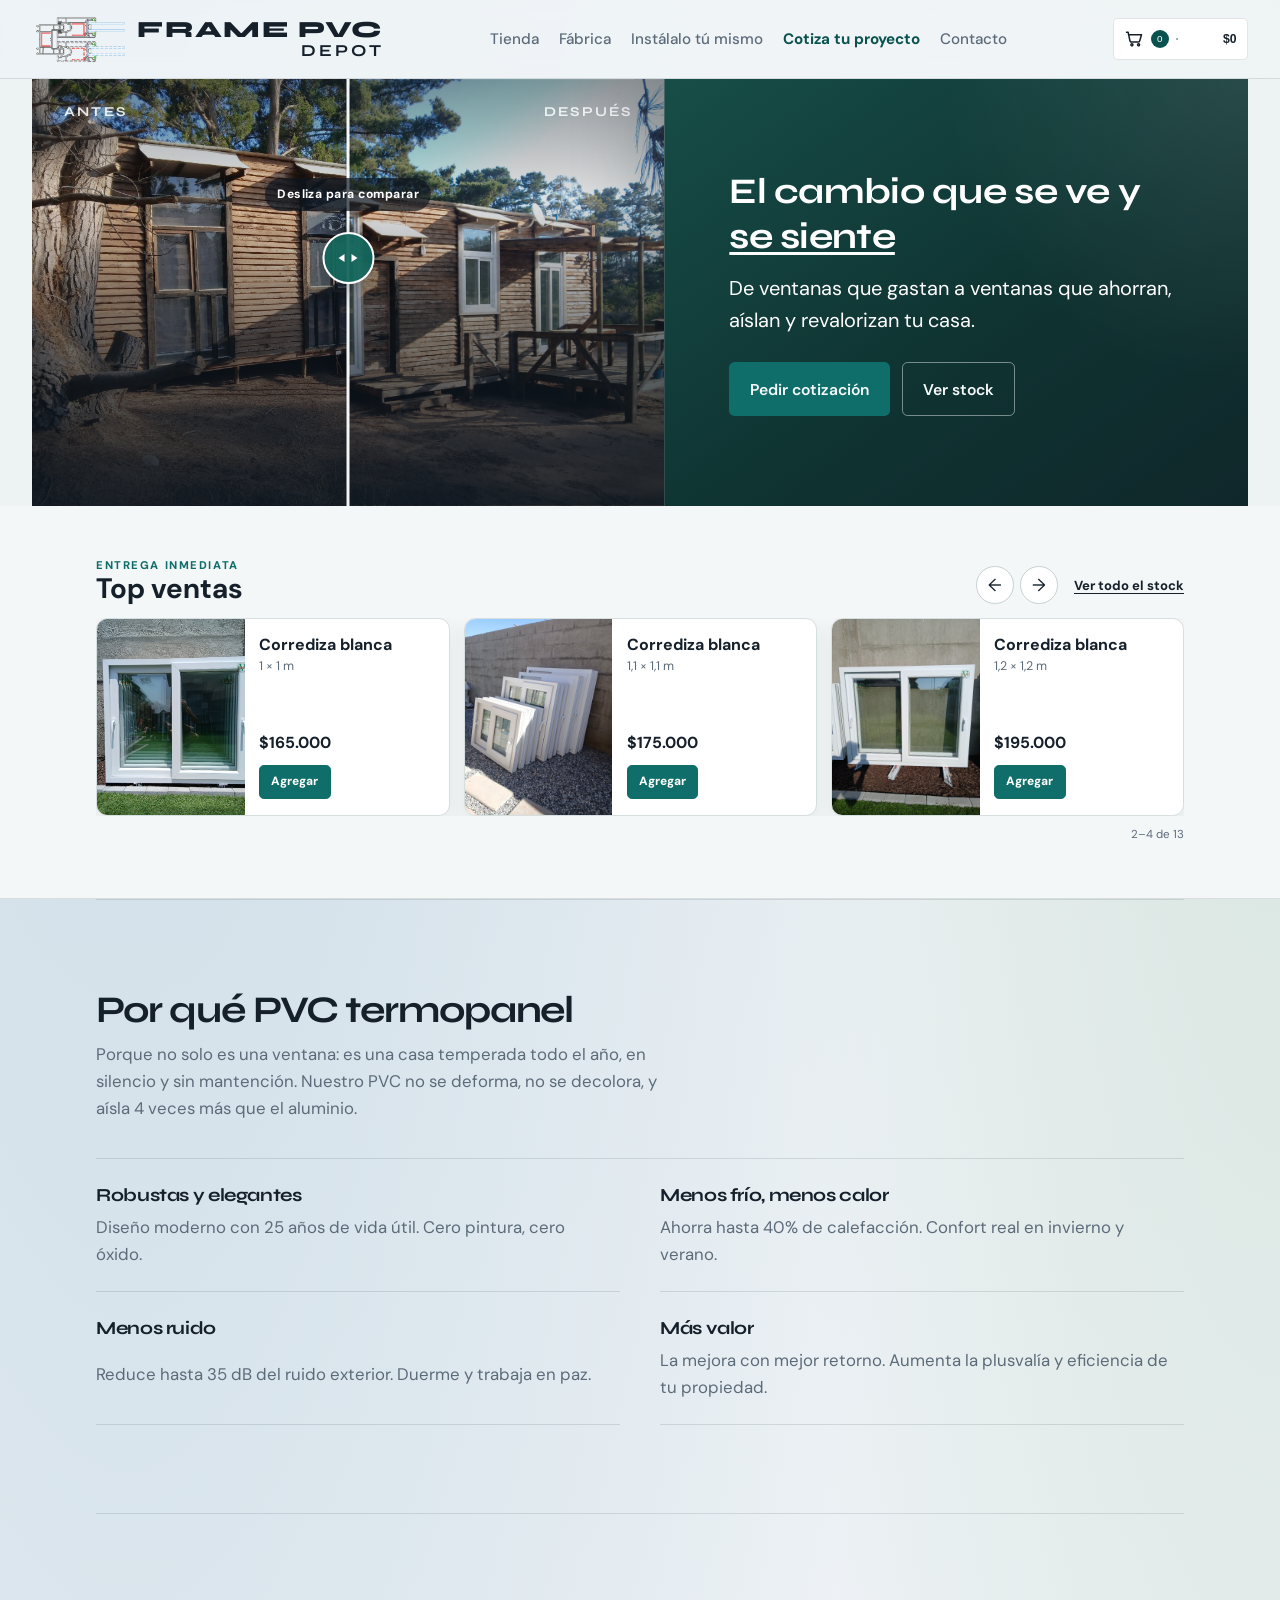
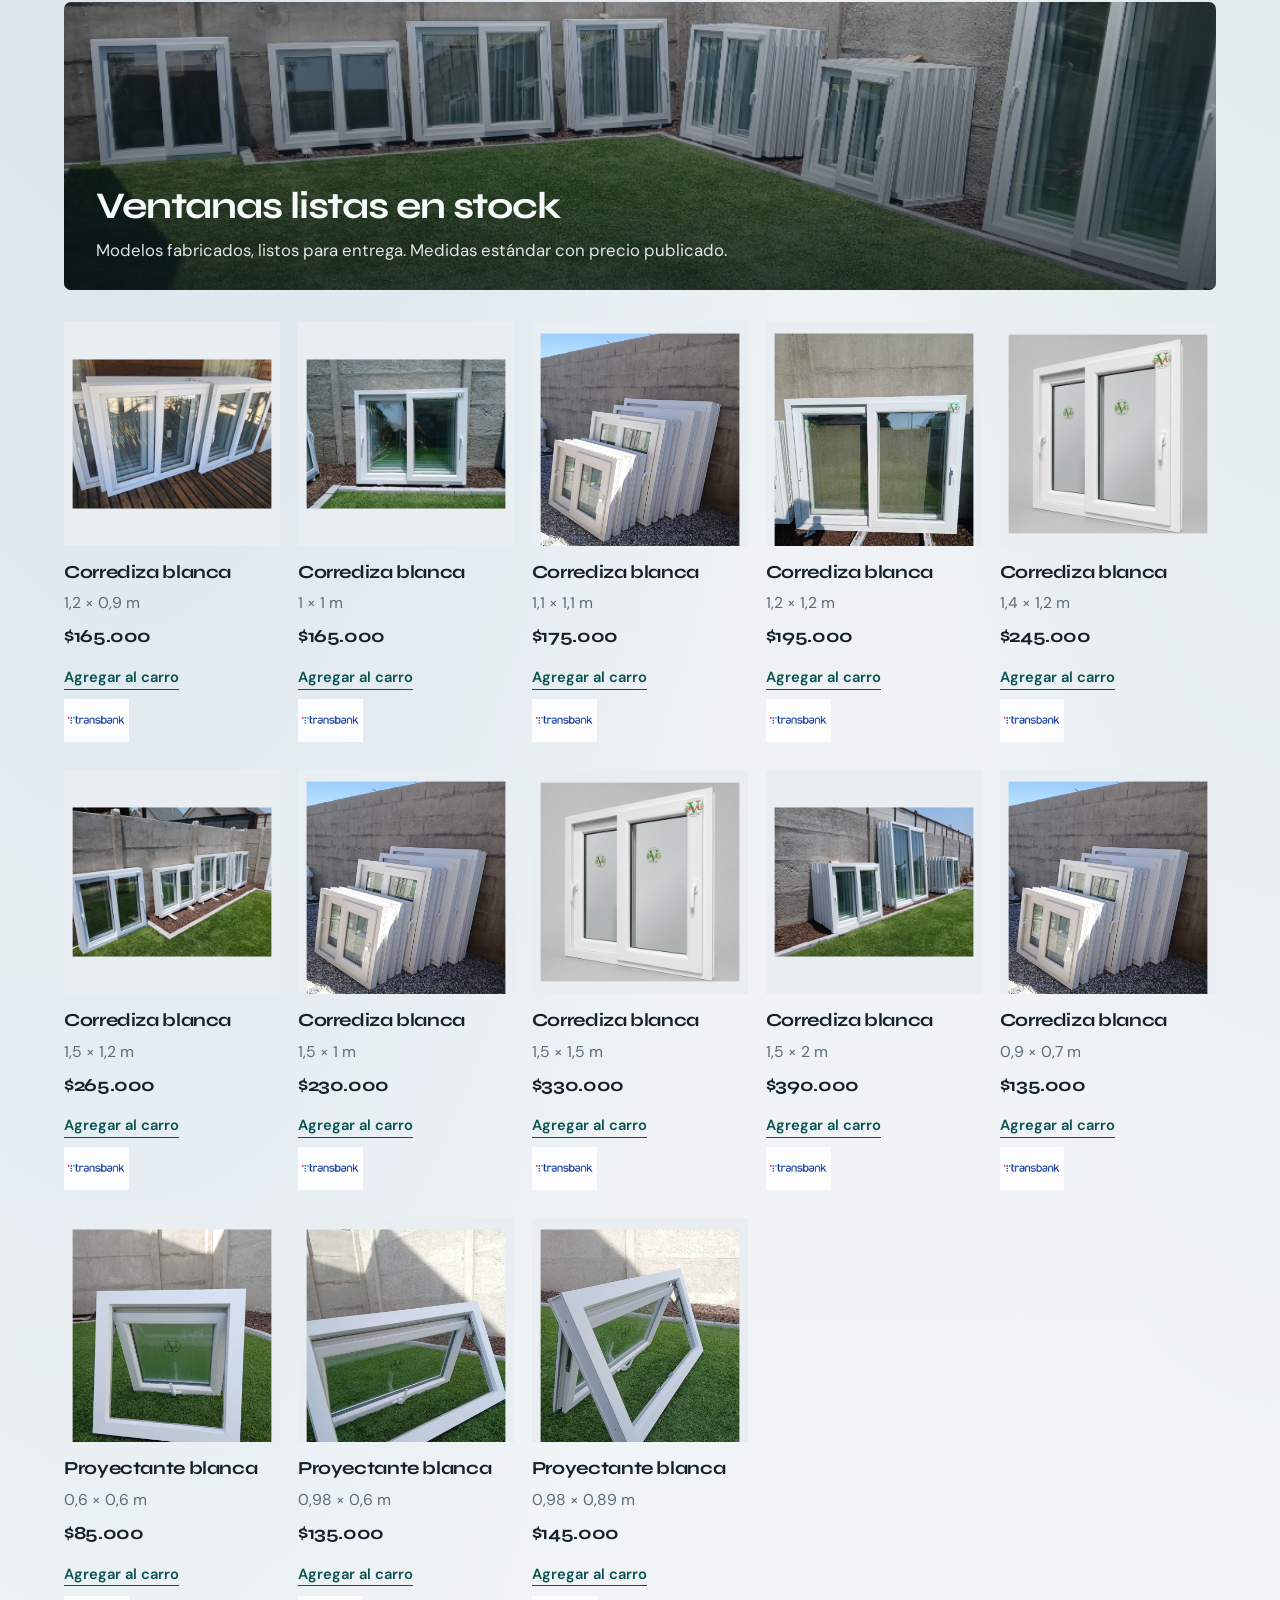
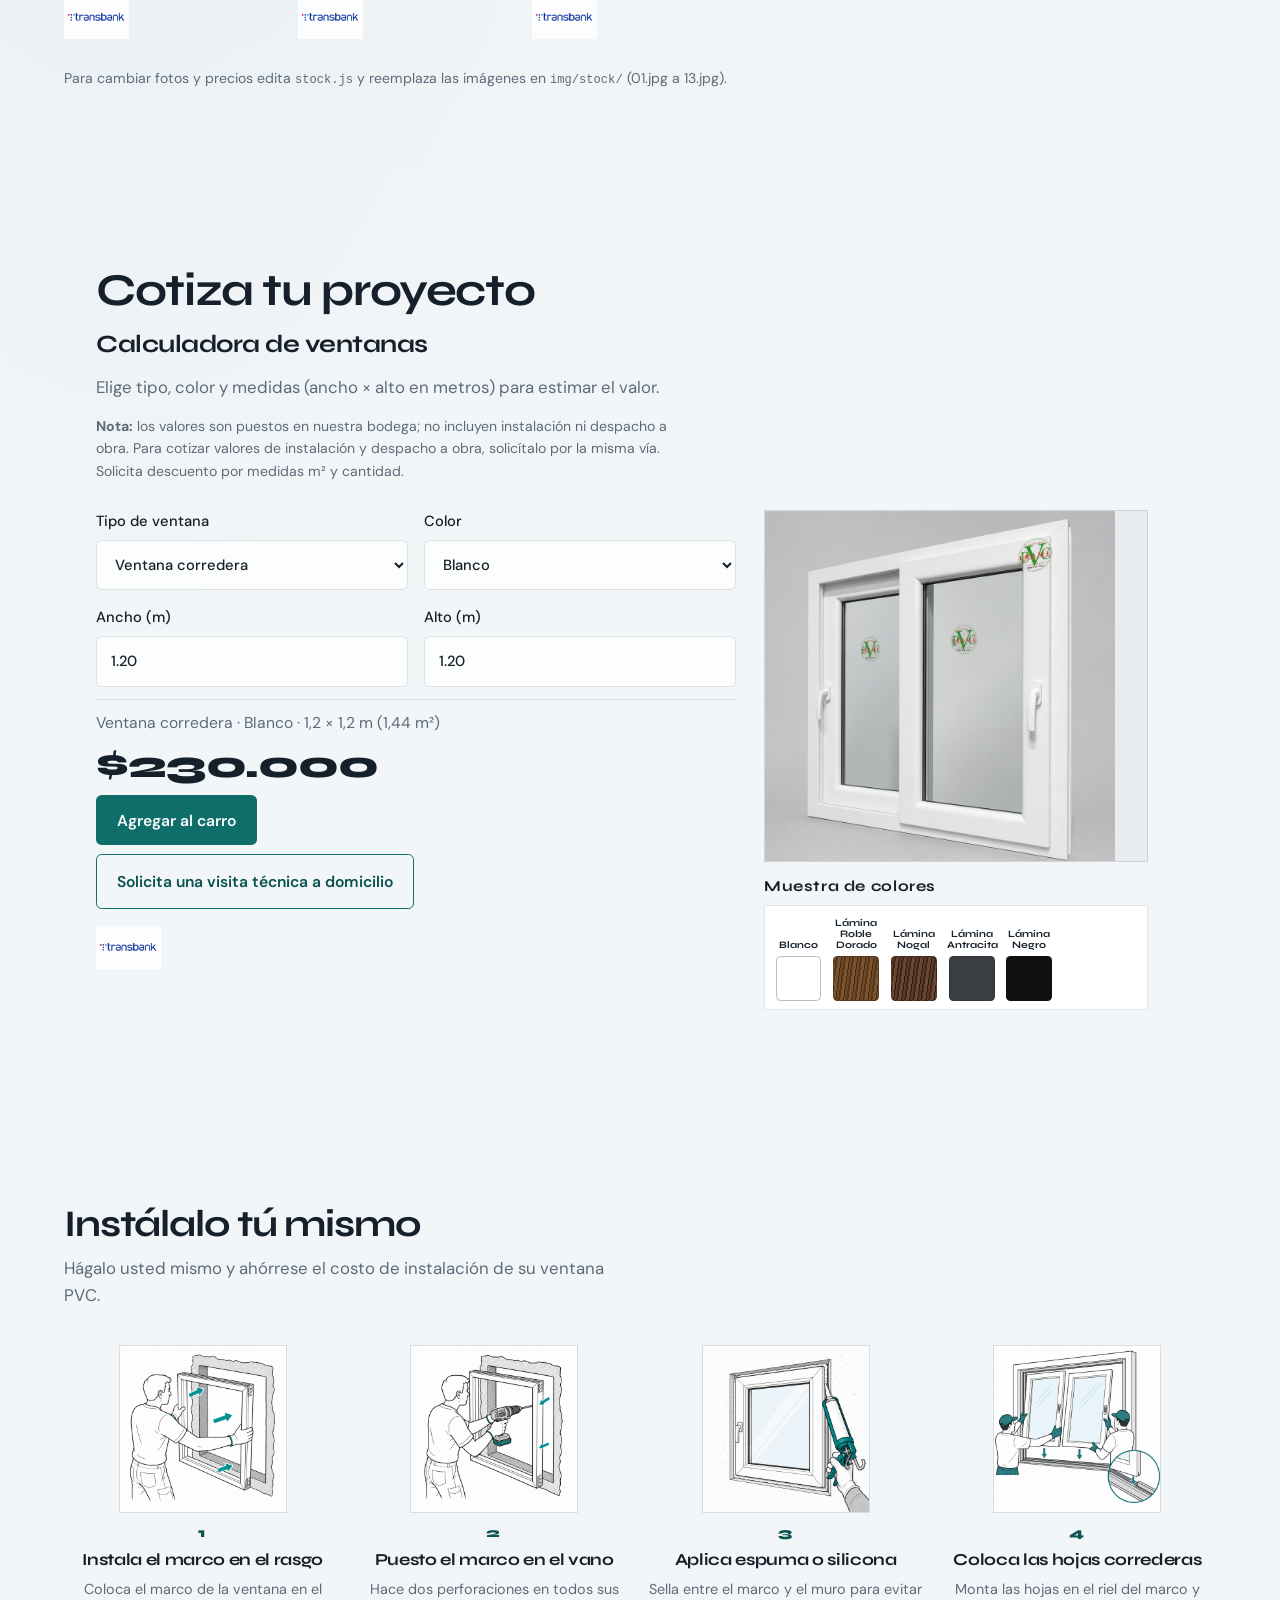
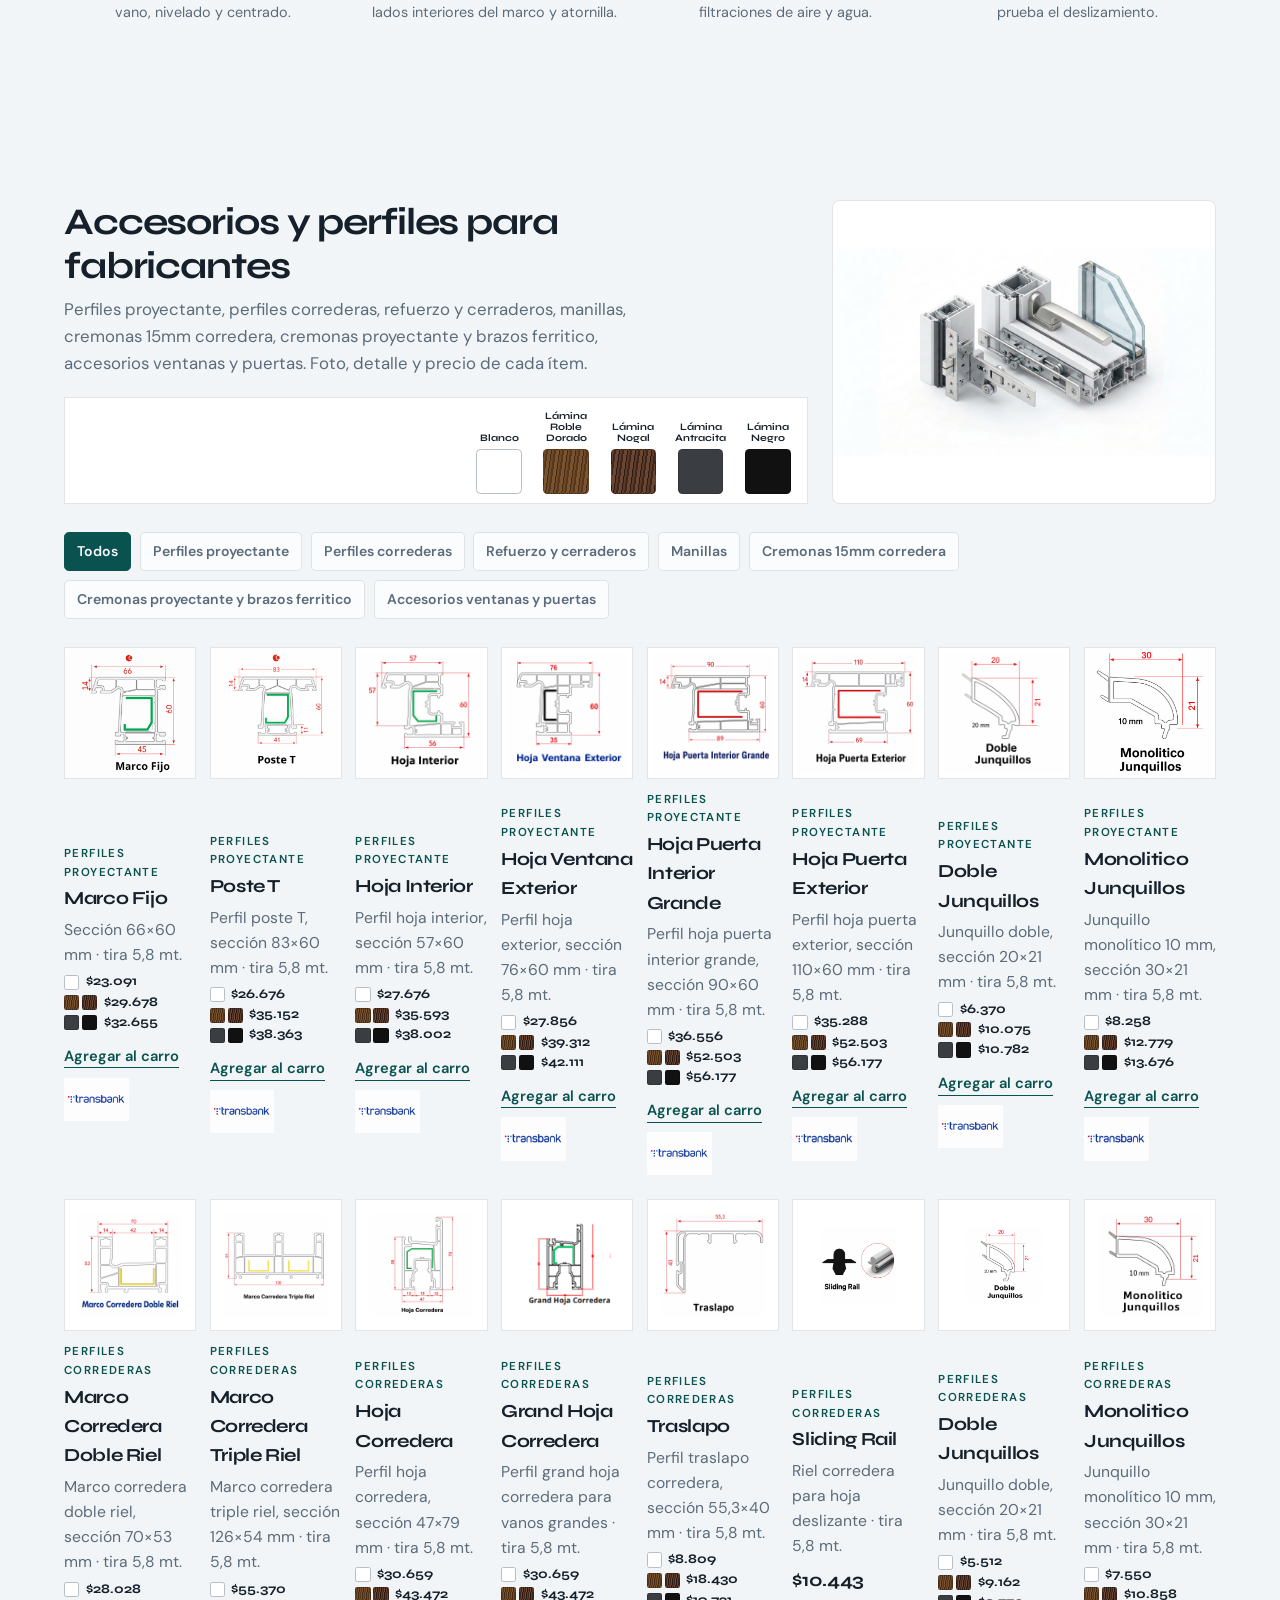
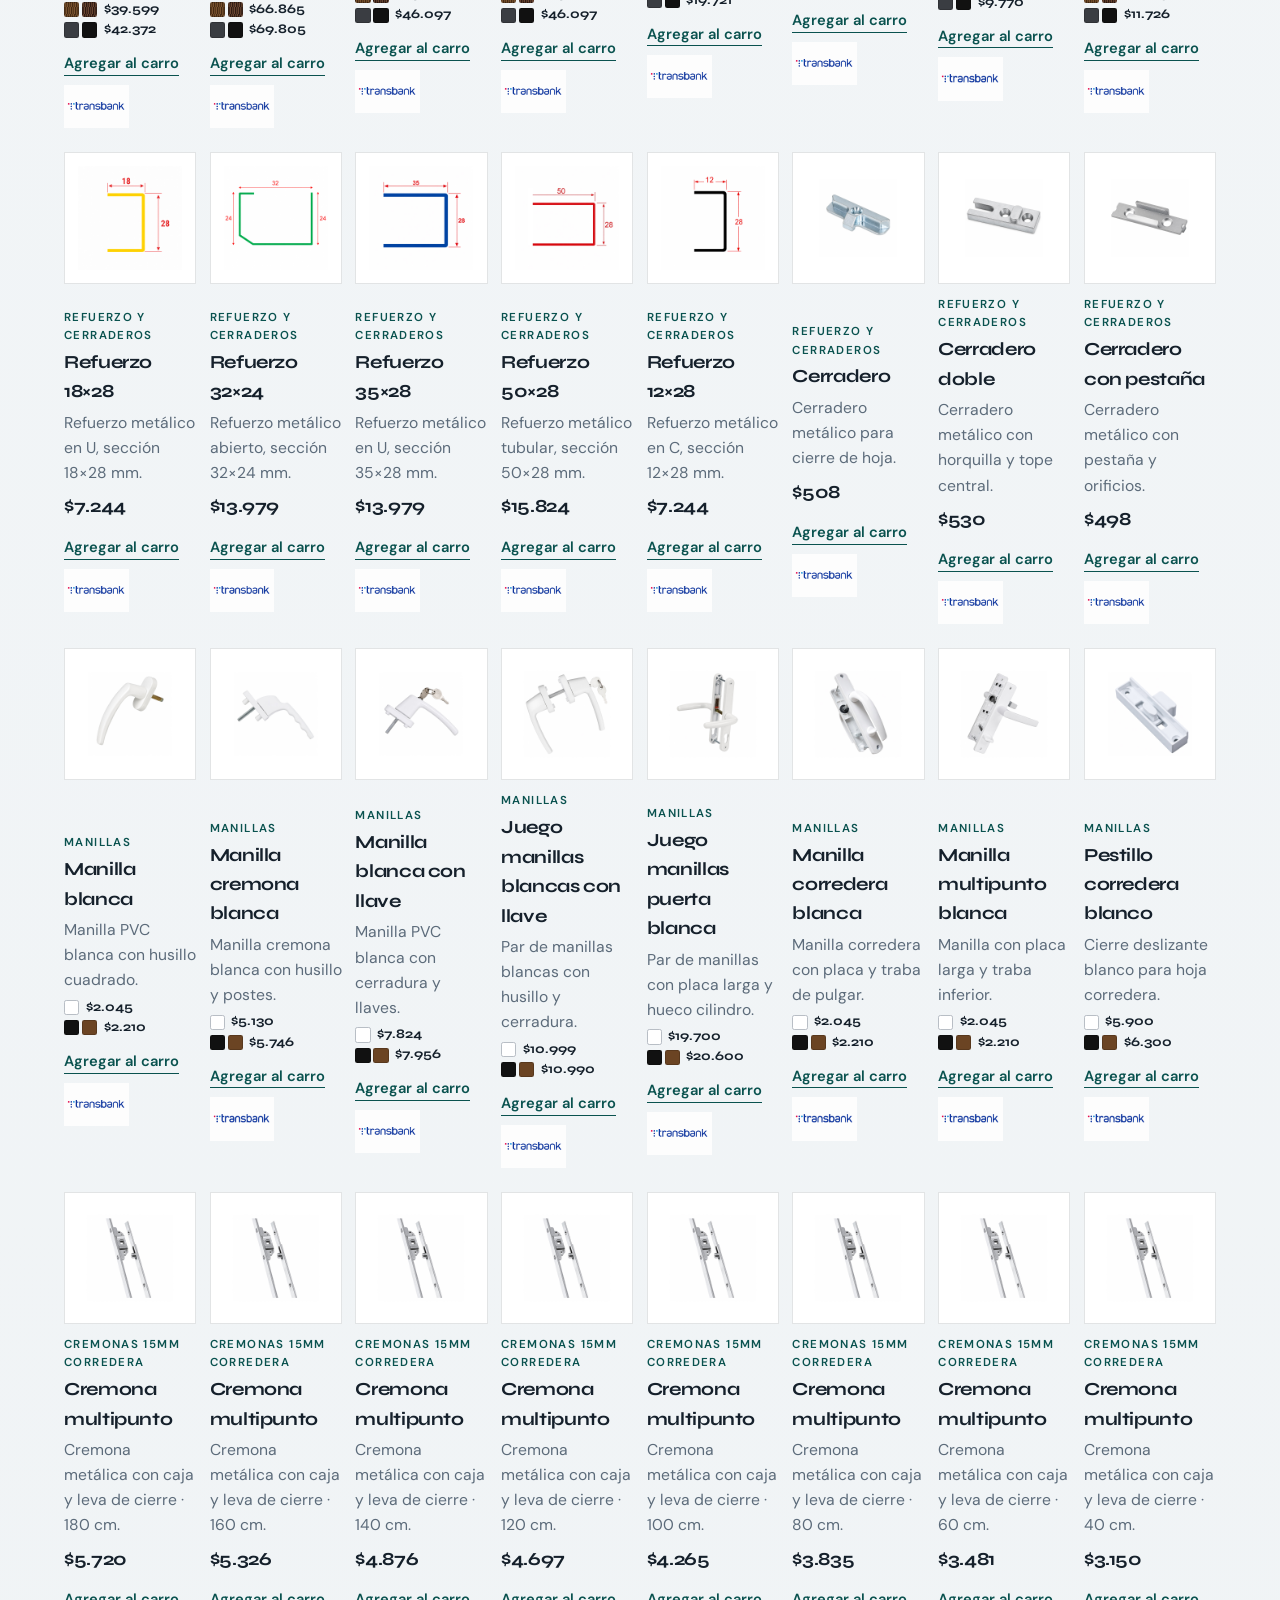
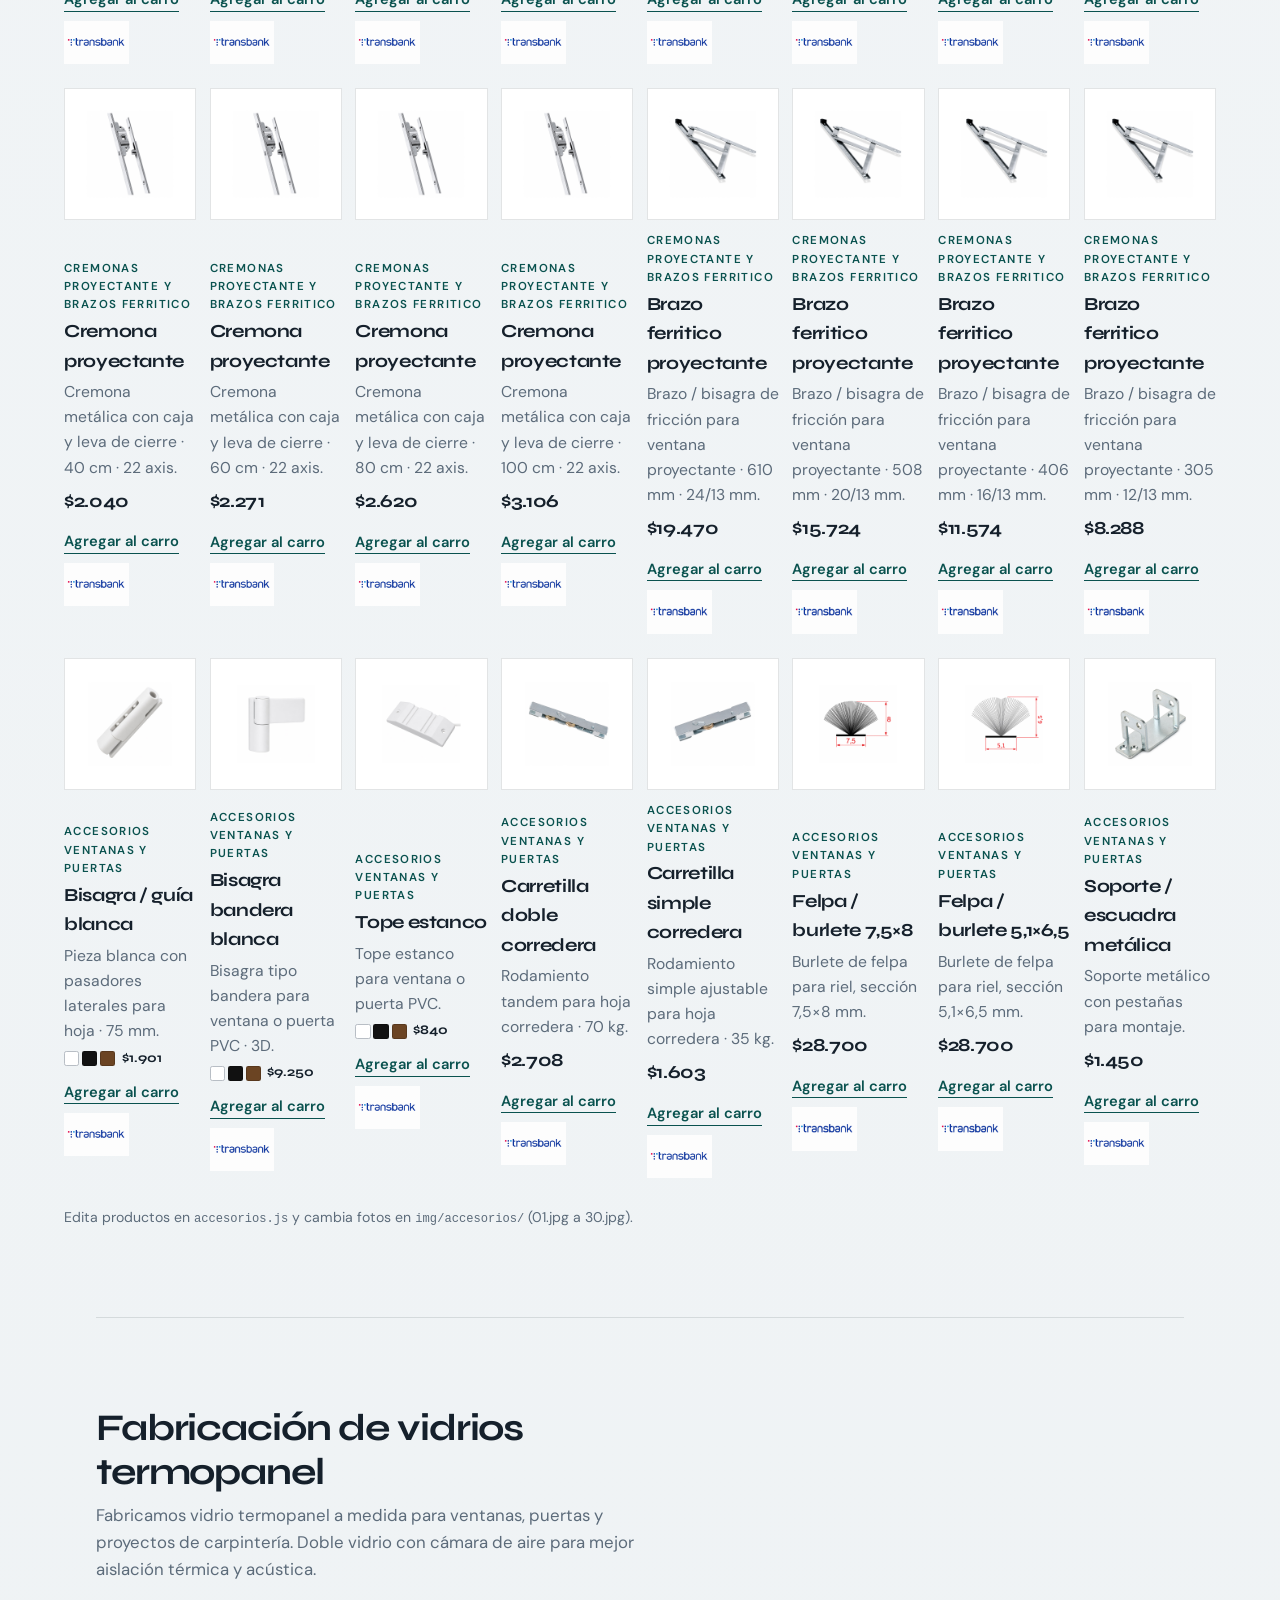
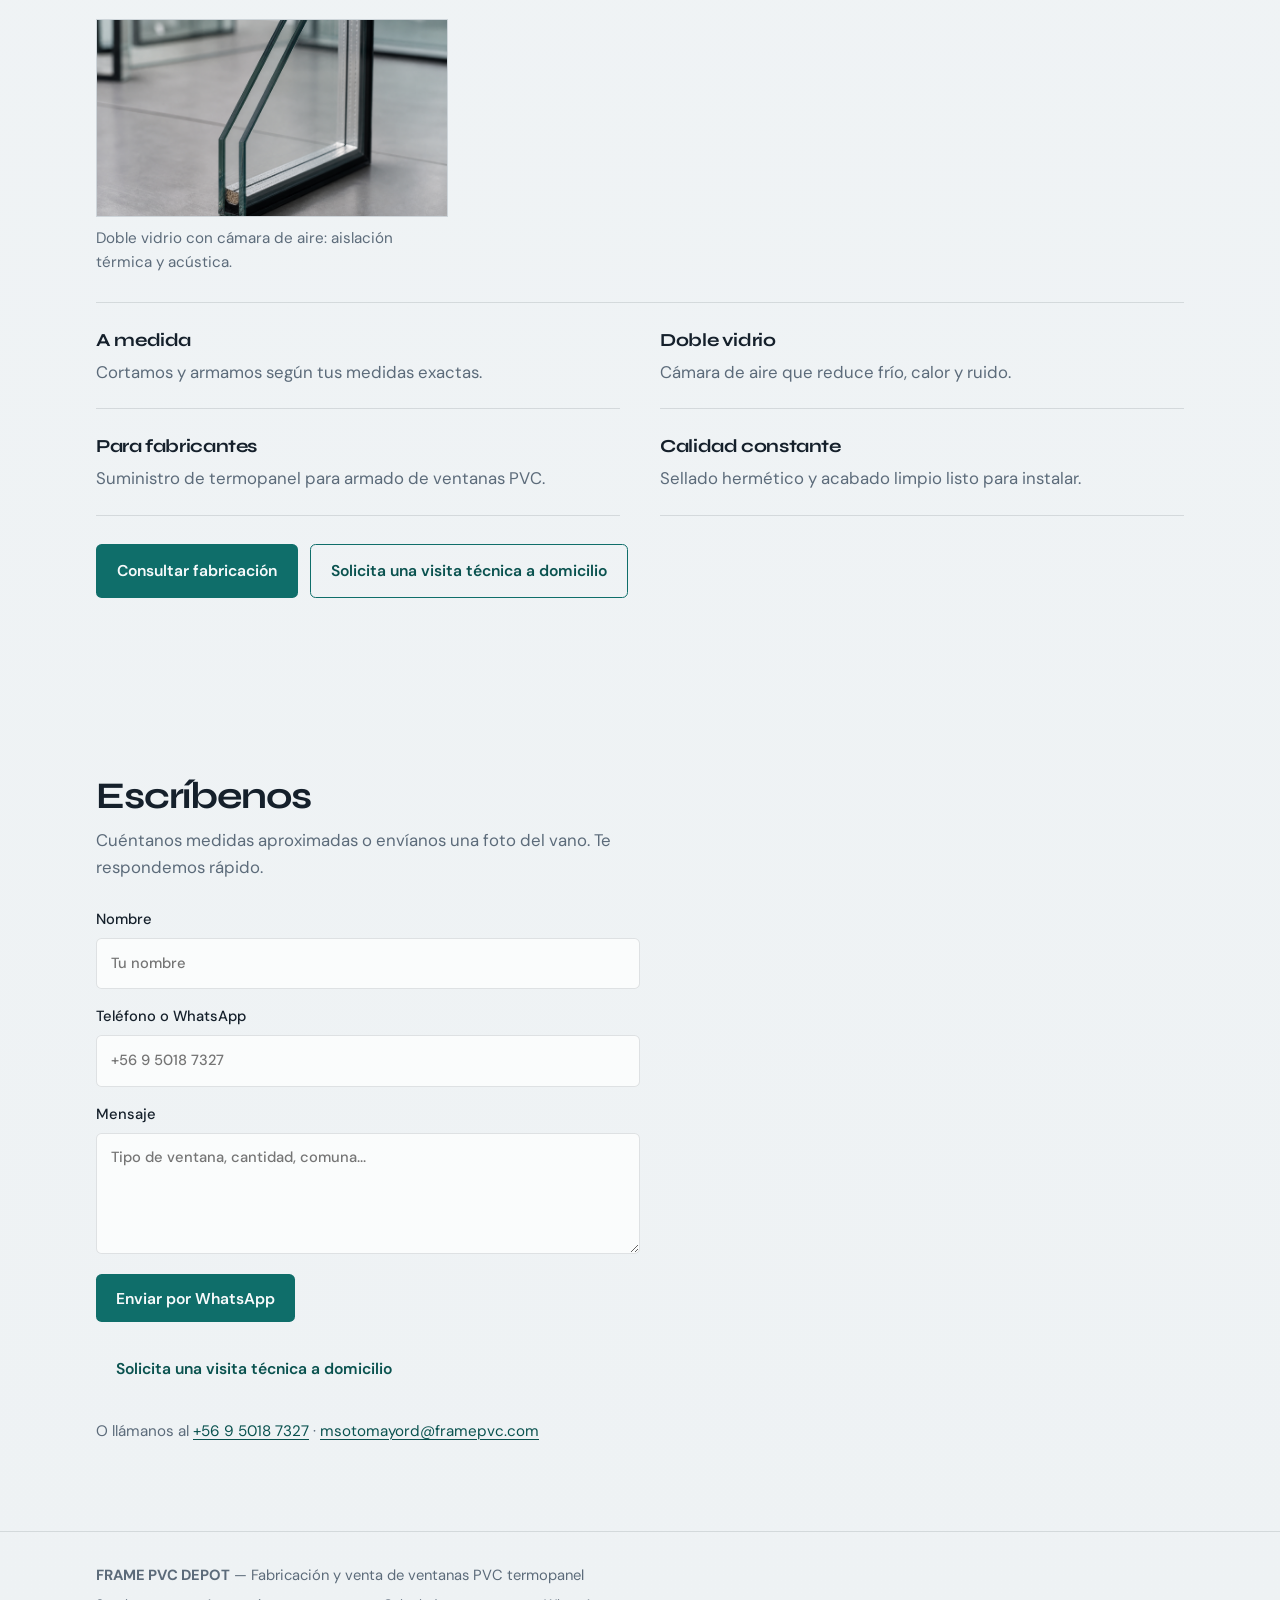
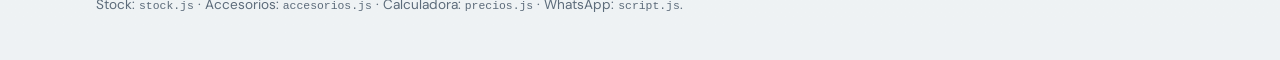
<file: index.html>
<!DOCTYPE html>
<html lang="es">
<head>
  <meta charset="UTF-8" />
  <meta name="viewport" content="width=device-width, initial-scale=1" />
  <meta name="description" content="Fabricación y venta de ventanas de PVC termopanel. Medida exacta, instalación y asesoría." />
  <title>FRAME PVC DEPOT — Ventanas termopanel</title>
  <link rel="preconnect" href="https://fonts.googleapis.com" />
  <link rel="preconnect" href="https://fonts.gstatic.com" crossorigin />
  <link href="https://fonts.googleapis.com/css2?family=Syne:wght@600;700;800&family=DM+Sans:ital,opsz,wght@0,9..40,400;0,9..40,500;0,9..40,600;1,9..40,400&display=swap" rel="stylesheet" />
  <link rel="stylesheet" href="styles.css" />
</head>
<body>
  <header class="site-header">
    <a class="logo" href="#inicio" aria-label="FRAME PVC DEPOT">
      <img class="logo-mark" src="img/logo-frame-pvc.png" alt="" width="512" height="512" />
      <span class="logo-name">
        <span class="logo-name-main">FRAME PVC</span>
        <span class="logo-name-sub">DEPOT</span>
      </span>
    </a>
    <button class="menu-toggle" id="menu-toggle" type="button" aria-expanded="false" aria-controls="main-nav" aria-label="Abrir menú"><span></span><span></span><span></span></button>
    <nav class="nav" id="main-nav" aria-label="Principal">
      <a href="tienda.html">Tienda</a>
      <button class="nav-dialog-trigger" type="button" data-nav-dialog="factory">Fábrica</button>
      <button class="nav-dialog-trigger" type="button" data-nav-dialog="install">Instálalo tú mismo</button>
      <button class="nav-dialog-trigger nav-dialog-trigger--accent" type="button" data-nav-dialog="quote">Cotiza tu proyecto</button>
      <button class="nav-dialog-trigger" type="button" data-nav-dialog="contact">Contacto</button>
    </nav>
    <button class="header-cart" type="button" data-open-unified-cart aria-label="Abrir carrito: 0 productos, total $0"><svg class="cart-icon" viewBox="0 0 24 24" aria-hidden="true"><path d="M3 4h2l2.1 10.1a2 2 0 0 0 2 1.6h7.8a2 2 0 0 0 1.9-1.4L21 7H6"/><circle cx="9.5" cy="19" r="1.25"/><circle cx="17.5" cy="19" r="1.25"/></svg><small data-unified-count>0</small><span class="cart-separator" aria-hidden="true">·</span><strong data-unified-header-total>$0</strong></button>
  </header>
  <div class="nav-overlay" id="nav-overlay" hidden></div>

  <main>
    <section class="hero" id="inicio" aria-label="Presentación">
      <div class="hero-main">
      <div class="hero-compare" id="hero-compare" role="group" aria-label="Comparador de antes y después de la instalación">
        <figure class="hero-shot hero-shot--before">
          <img
            src="img/antes.png"
            alt="Casa de madera antes: ventanas antiguas de marco oscuro"
            width="1200"
            height="675"
          />
          <figcaption>Antes</figcaption>
        </figure>
        <figure class="hero-shot hero-shot--after">
          <img
            src="img/despues.png"
            alt="Misma casa después: ventanas PVC blancas correderas instaladas"
            width="1200"
            height="675"
          />
          <figcaption>Después</figcaption>
        </figure>
        <div class="hero-compare-divider" aria-hidden="true">
          <span><i></i><i></i></span>
        </div>
        <input
          class="hero-compare-control"
          id="hero-compare-control"
          type="range"
          min="0"
          max="100"
          value="70"
          aria-label="Desliza para comparar el antes y el después"
        />
        <p class="hero-compare-hint" aria-hidden="true">Desliza para comparar</p>
      </div>
      <div class="hero-content">
        <h1>El cambio que se ve y <span class="hero-underline">se siente</span></h1>
        <p class="lead">De ventanas que gastan a ventanas que ahorran, aíslan y revalorizan tu casa.</p>
        <div class="cta-group">
          <a class="btn btn-primary" href="#contacto">Pedir cotización</a>
          <a class="btn btn-ghost" href="#stock">Ver stock</a>
        </div>
      </div>
      </div>
    </section>

    <section class="hero-bestsellers" aria-labelledby="bestsellers-title">
      <header class="hero-bestsellers-head">
        <div>
          <p>Entrega inmediata</p>
          <h2 id="bestsellers-title">Top ventas</h2>
        </div>
        <div class="hero-bestsellers-actions">
          <div class="hero-bestsellers-controls" aria-label="Controles de Top ventas">
            <button type="button" data-bestsellers-prev aria-label="Ver productos anteriores">&#8592;</button>
            <button type="button" data-bestsellers-next aria-label="Ver productos siguientes">&#8594;</button>
          </div>
          <a href="#stock">Ver todo el stock</a>
        </div>
      </header>
      <div class="hero-bestsellers-list" id="hero-bestsellers-list" tabindex="0" aria-label="Productos más vendidos"></div>
      <p class="hero-bestsellers-status" id="hero-bestsellers-status" aria-live="polite"></p>
    </section>

    <section class="section section-benefits" id="beneficios">
      <div class="section-intro">
        <h2>Por qué PVC termopanel</h2>
        <p>Porque no solo es una ventana: es una casa temperada todo el año, en silencio y sin mantención. Nuestro PVC no se deforma, no se decolora, y aísla 4 veces más que el aluminio.</p>
      </div>
      <ul class="benefit-list">
        <li>
          <strong>Robustas y elegantes</strong>
          <span>Diseño moderno con 25 años de vida útil. Cero pintura, cero óxido.</span>
        </li>
        <li>
          <strong>Menos frío, menos calor</strong>
          <span>Ahorra hasta 40% de calefacción. Confort real en invierno y verano.</span>
        </li>
        <li>
          <strong>Menos ruido</strong>
          <span>Reduce hasta 35 dB del ruido exterior. Duerme y trabaja en paz.</span>
        </li>
        <li>
          <strong>Más valor</strong>
          <span>La mejora con mejor retorno. Aumenta la plusvalía y eficiencia de tu propiedad.</span>
        </li>
      </ul>
    </section>

    <section class="section section-stock" id="stock">
      <div class="stock-hero">
        <div class="stock-backdrop" aria-hidden="true">
          <img src="img/stock-titulo.jpg" alt="" />
        </div>
        <div class="section-intro stock-hero-text">
          <h2>Ventanas listas en stock</h2>
          <p>Modelos fabricados, listos para entrega. Medidas estándar con precio publicado.</p>
        </div>
      </div>
      <aside class="shop-cart" id="cart-stock" aria-label="Carro de compra de ventanas">
        <div class="shop-cart-head">
          <h3>Carro de ventanas</h3>
          <p class="shop-cart-count" data-cart-count>0 ítems</p>
        </div>
        <ul class="shop-cart-list" data-cart-list></ul>
        <div class="shop-cart-foot">
          <p class="shop-cart-total">Total: <strong data-cart-total>$0</strong></p>
          <a class="btn btn-primary shop-cart-wa" data-cart-wa href="#" target="_blank" rel="noopener noreferrer">Pedir por WhatsApp</a>
        </div>
      </aside>
      <div class="stock-gallery" id="stock-gallery"></div>
      <p class="stock-note">
        Para cambiar fotos y precios edita <code>stock.js</code> y reemplaza las imágenes en <code>img/stock/</code> (01.jpg a 13.jpg).
      </p>
    </section>

    <section class="section section-calc" id="calculadora">
      <div class="acc-header calc-header">
        <header class="calc-heading section-intro">
          <h2>Cotiza tu proyecto</h2>
          <h3 class="calc-subtitle">Calculadora de ventanas</h3>
          <p>Elige tipo, color y medidas (ancho × alto en metros) para estimar el valor.</p>
          <p class="stock-note calc-note">
            <strong>Nota:</strong> los valores son puestos en nuestra bodega; no incluyen instalación ni despacho a obra.
            Para cotizar valores de instalación y despacho a obra, solicítalo por la misma vía.
            Solicita descuento por medidas m² y cantidad.
          </p>
        </header>
      </div>

      <div class="calc-body">
        <div class="calc-main">
          <form class="calc-form" id="form-calculadora">
            <label>
              Tipo de ventana
              <select name="tipo" id="calc-tipo" required>
                <option value="corredera">Ventana corredera</option>
                <option value="proyectante">Ventana proyectante</option>
                <option value="puerta">Ventana puerta</option>
                <option value="fija">Ventana fija</option>
              </select>
            </label>

            <label>
              Color
              <select name="color" id="calc-color" required>
                <option value="blanco">Blanco</option>
                <option value="nogal">Nogal</option>
                <option value="roble-dorado">Roble dorado</option>
                <option value="antracita">Antracita</option>
                <option value="negro">Negro</option>
              </select>
            </label>

            <label>
              Ancho (m)
              <input type="number" name="ancho" id="calc-ancho" min="0.4" max="4" step="0.01" value="1.20" required inputmode="decimal" />
            </label>

            <label>
              Alto (m)
              <input type="number" name="alto" id="calc-alto" min="0.4" max="3" step="0.01" value="1.20" required inputmode="decimal" />
            </label>
          </form>

          <div class="calc-result" id="calc-result" aria-live="polite">
            <p class="calc-summary" id="calc-summary"></p>
            <p class="calc-total" id="calc-total"></p>
            <button type="button" class="btn btn-primary" id="calc-add-cart">Agregar al carro</button>
            <a
              class="btn calc-visit-btn"
              href="https://wa.me/56950187327?text=Hola%2C%20quiero%20solicitar%20una%20visita%20t%C3%A9cnica%20a%20domicilio%20para%20medir%20y%20cotizar%20ventanas%20PVC%20termopanel."
              target="_blank"
              rel="noopener noreferrer"
            >Solicita una visita técnica a domicilio</a>
            <img class="pay-logo" src="img/transbank.png" alt="Transbank" width="160" height="48" loading="lazy" />
          </div>
        </div>

        <div class="calc-preview">
          <figure class="calc-ventana">
            <img id="calc-ventana-img" src="img/ventana-blanco.jpg" alt="Ventana corredera PVC según color elegido" width="900" height="900" loading="lazy" />
          </figure>
          <aside class="laminas-muestra calc-colores" aria-label="Muestra de colores">
            <p class="laminas-title">Muestra de colores</p>
            <ul class="laminas-list">
              <li>
                <span>Blanco</span>
                <i class="lamina-swatch lamina-blanco" aria-hidden="true"></i>
              </li>
              <li>
                <span>Lámina<br />Roble Dorado</span>
                <i class="lamina-swatch lamina-roble" aria-hidden="true"></i>
              </li>
              <li>
                <span>Lámina<br />Nogal</span>
                <i class="lamina-swatch lamina-nogal" aria-hidden="true"></i>
              </li>
              <li>
                <span>Lámina<br />Antracita</span>
                <i class="lamina-swatch lamina-antracita" aria-hidden="true"></i>
              </li>
              <li>
                <span>Lámina<br />Negro</span>
                <i class="lamina-swatch lamina-negro" aria-hidden="true"></i>
              </li>
            </ul>
          </aside>
        </div>
      </div>

      <aside class="shop-cart" id="cart-calc" aria-label="Carro de compra de cotización">
        <div class="shop-cart-head">
          <h3>Carro de cotización</h3>
          <p class="shop-cart-count" data-cart-count>0 ítems</p>
        </div>
        <ul class="shop-cart-list" data-cart-list></ul>
        <div class="shop-cart-foot">
          <p class="shop-cart-total">Total: <strong data-cart-total>$0</strong></p>
          <a class="btn btn-primary shop-cart-wa" data-cart-wa href="#" target="_blank" rel="noopener noreferrer">Pedir por WhatsApp</a>
        </div>
      </aside>
    </section>

    <section class="section section-install" id="instalacion">
      <div class="section-intro">
        <h2>Instálalo tú mismo</h2>
        <p>Hágalo usted mismo y ahórrese el costo de instalación de su ventana PVC.</p>
      </div>

      <ol class="install-steps">
        <li>
          <figure>
            <img src="img/instalacion/01.jpg" alt="Paso 1: instalar el marco en el rasgo" width="800" height="800" loading="lazy" />
            <figcaption>
              <span class="step-num">1</span>
              <strong>Instala el marco en el rasgo</strong>
              <span>Coloca el marco de la ventana en el vano, nivelado y centrado.</span>
            </figcaption>
          </figure>
        </li>
        <li>
          <figure>
            <img src="img/instalacion/02.jpg" alt="Paso 2: puesto el marco en el vano, perforar y atornillar" width="800" height="800" loading="lazy" />
            <figcaption>
              <span class="step-num">2</span>
              <strong>Puesto el marco en el vano</strong>
              <span>Hace dos perforaciones en todos sus lados interiores del marco y atornilla.</span>
            </figcaption>
          </figure>
        </li>
        <li>
          <figure>
            <img src="img/instalacion/03.jpg" alt="Paso 3: aplicar espuma o silicona entre marco y muro" width="800" height="800" loading="lazy" />
            <figcaption>
              <span class="step-num">3</span>
              <strong>Aplica espuma o silicona</strong>
              <span>Sella entre el marco y el muro para evitar filtraciones de aire y agua.</span>
            </figcaption>
          </figure>
        </li>
        <li>
          <figure>
            <img src="img/instalacion/04.jpg" alt="Paso 4: colocar hojas correderas" width="800" height="800" loading="lazy" />
            <figcaption>
              <span class="step-num">4</span>
              <strong>Coloca las hojas correderas</strong>
              <span>Monta las hojas en el riel del marco y prueba el deslizamiento.</span>
            </figcaption>
          </figure>
        </li>
      </ol>
    </section>

    <section class="section section-stock section-accesorios" id="accesorios">
      <div class="acc-header">
        <div class="section-intro">
          <h2>Accesorios y perfiles para fabricantes</h2>
          <p>Perfiles proyectante, perfiles correderas, refuerzo y cerraderos, manillas, cremonas 15mm corredera, cremonas proyectante y brazos ferritico, accesorios ventanas y puertas. Foto, detalle y precio de cada ítem.</p>
        </div>
        <figure class="acc-hero-photo">
          <img src="img/accesorios-perfiles.png" alt="Corte de perfil PVC, herrajes y vidrio termopanel" width="1200" height="800" loading="lazy" />
        </figure>
        <aside class="laminas-muestra" aria-label="Muestras de lámina">
          <ul class="laminas-list">
            <li>
              <span>Blanco</span>
              <i class="lamina-swatch lamina-blanco" aria-hidden="true"></i>
            </li>
            <li>
              <span>Lámina<br />Roble Dorado</span>
              <i class="lamina-swatch lamina-roble" aria-hidden="true"></i>
            </li>
            <li>
              <span>Lámina<br />Nogal</span>
              <i class="lamina-swatch lamina-nogal" aria-hidden="true"></i>
            </li>
            <li>
              <span>Lámina<br />Antracita</span>
              <i class="lamina-swatch lamina-antracita" aria-hidden="true"></i>
            </li>
            <li>
              <span>Lámina<br />Negro</span>
              <i class="lamina-swatch lamina-negro" aria-hidden="true"></i>
            </li>
          </ul>
        </aside>
      </div>

      <div class="acc-filters" id="acc-filters" role="group" aria-label="Filtrar accesorios">
        <button type="button" class="acc-filter is-active" data-filter="todos">Todos</button>
        <button type="button" class="acc-filter" data-filter="perfiles proyectante">Perfiles proyectante</button>
        <button type="button" class="acc-filter" data-filter="perfiles correderas">Perfiles correderas</button>
        <button type="button" class="acc-filter" data-filter="refuerzo y cerraderos">Refuerzo y cerraderos</button>
        <button type="button" class="acc-filter" data-filter="manillas">Manillas</button>
        <button type="button" class="acc-filter" data-filter="cremonas 15mm corredera">Cremonas 15mm corredera</button>
        <button type="button" class="acc-filter" data-filter="cremonas proyectante y brazos ferritico">Cremonas proyectante y brazos ferritico</button>
        <button type="button" class="acc-filter" data-filter="accesorios ventanas y puertas">Accesorios ventanas y puertas</button>
      </div>

      <aside class="shop-cart" id="cart-acc" aria-label="Carro de compra de accesorios y perfiles">
        <div class="shop-cart-head">
          <h3>Carro de accesorios y perfiles</h3>
          <p class="shop-cart-count" data-cart-count>0 ítems</p>
        </div>
        <ul class="shop-cart-list" data-cart-list></ul>
        <div class="shop-cart-foot">
          <p class="shop-cart-total">Total: <strong data-cart-total>$0</strong></p>
          <a class="btn btn-primary shop-cart-wa" data-cart-wa href="#" target="_blank" rel="noopener noreferrer">Pedir por WhatsApp</a>
          <a
            class="btn calc-visit-btn"
            href="https://wa.me/56950187327?text=Hola%2C%20quiero%20solicitar%20una%20visita%20t%C3%A9cnica%20a%20domicilio%20para%20medir%20y%20cotizar%20ventanas%20PVC%20termopanel."
            target="_blank"
            rel="noopener noreferrer"
          >Solicita una visita técnica a domicilio</a>
        </div>
      </aside>

      <div class="stock-gallery acc-gallery" id="acc-gallery"></div>
      <p class="stock-note">
        Edita productos en <code>accesorios.js</code> y cambia fotos en <code>img/accesorios/</code> (01.jpg a 30.jpg).
      </p>
    </section>

    <section class="section section-vidrios" id="vidrios">
      <div class="section-intro">
        <h2>Fabricación de vidrios termopanel</h2>
        <p>Fabricamos vidrio termopanel a medida para ventanas, puertas y proyectos de carpintería. Doble vidrio con cámara de aire para mejor aislación térmica y acústica.</p>
      </div>
      <figure class="vidrios-photo">
        <img
          src="img/vidrio-termopanel.jpg"
          alt="Vidrio termopanel de doble panel con separador y sellado perimetral"
          width="1600"
          height="900"
          loading="lazy"
        />
        <figcaption>Doble vidrio con cámara de aire: aislación térmica y acústica.</figcaption>
      </figure>
      <ul class="benefit-list">
        <li>
          <strong>A medida</strong>
          <span>Cortamos y armamos según tus medidas exactas.</span>
        </li>
        <li>
          <strong>Doble vidrio</strong>
          <span>Cámara de aire que reduce frío, calor y ruido.</span>
        </li>
        <li>
          <strong>Para fabricantes</strong>
          <span>Suministro de termopanel para armado de ventanas PVC.</span>
        </li>
        <li>
          <strong>Calidad constante</strong>
          <span>Sellado hermético y acabado limpio listo para instalar.</span>
        </li>
      </ul>
      <p class="vidrios-cta">
        <a class="btn btn-primary" href="#contacto">Consultar fabricación</a>
        <a
          class="btn calc-visit-btn"
          href="https://wa.me/56950187327?text=Hola%2C%20quiero%20solicitar%20una%20visita%20t%C3%A9cnica%20a%20domicilio%20para%20medir%20y%20cotizar%20ventanas%20PVC%20termopanel."
          target="_blank"
          rel="noopener noreferrer"
        >Solicita una visita técnica a domicilio</a>
      </p>
    </section>

    <section class="section section-contact" id="contacto">
      <div class="section-intro">
        <h2>Escríbenos</h2>
        <p>Cuéntanos medidas aproximadas o envíanos una foto del vano. Te respondemos rápido.</p>
      </div>
      <form class="contact-form" id="form-contacto" novalidate>
        <label>
          Nombre
          <input type="text" name="nombre" required autocomplete="name" placeholder="Tu nombre" />
        </label>
        <label>
          Teléfono o WhatsApp
          <input type="tel" name="telefono" required autocomplete="tel" placeholder="+56 9 5018 7327" />
        </label>
        <label class="full">
          Mensaje
          <textarea name="mensaje" rows="4" required placeholder="Tipo de ventana, cantidad, comuna..."></textarea>
        </label>
        <button class="btn btn-primary" type="submit">Enviar por WhatsApp</button>
        <a
          class="btn calc-visit-btn"
          href="https://wa.me/56950187327?text=Hola%2C%20quiero%20solicitar%20una%20visita%20t%C3%A9cnica%20a%20domicilio%20para%20medir%20y%20cotizar%20ventanas%20PVC%20termopanel."
          target="_blank"
          rel="noopener noreferrer"
        >Solicita una visita técnica a domicilio</a>
      </form>
      <p class="contact-note">
        O llámanos al <a href="tel:+56950187327">+56 9 5018 7327</a>
        · <a href="mailto:msotomayord@framepvc.com">msotomayord@framepvc.com</a>
      </p>
    </section>
  </main>

  <footer class="site-footer">
    <p><strong>FRAME PVC DEPOT</strong> — Fabricación y venta de ventanas PVC termopanel</p>
    <p class="visit-counter" hidden>
      <span class="visit-counter-dot" aria-hidden="true"></span>
      <strong data-visit-count>0</strong>
      <span>visitas al sitio</span>
    </p>
    <p class="fine">Stock: <code>stock.js</code> · Accesorios: <code>accesorios.js</code> · Calculadora: <code>precios.js</code> · WhatsApp: <code>script.js</code>.</p>
  </footer>

  <div class="cart-overlay" id="cart-overlay" hidden></div>
  <aside class="unified-cart" id="unified-cart" aria-hidden="true" aria-labelledby="unified-cart-title">
    <header class="unified-cart-head">
      <div><p>Tu selección</p><h2 id="unified-cart-title">Carrito</h2></div>
      <button class="unified-cart-close" id="unified-cart-close" type="button" aria-label="Cerrar carrito"><span aria-hidden="true">×</span><b>Volver a la tienda</b></button>
    </header>
    <div class="unified-cart-body" id="unified-cart-body"></div>
    <footer class="unified-cart-foot">
      <div><span>Total referencial</span><strong id="unified-cart-total">$0</strong></div>
      <p>Confirmaremos stock, fabricación, despacho y valor final antes de concretar.</p>
      <a class="btn btn-primary is-disabled" id="unified-cart-wa" href="#" target="_blank" rel="noopener noreferrer" aria-disabled="true">Enviar carrito por WhatsApp</a>
    </footer>
  </aside>

  <nav class="mobile-quick-nav" aria-label="Accesos rápidos">
    <a href="#inicio"><span aria-hidden="true">⌂</span>Inicio</a>
    <a href="tienda.html"><span aria-hidden="true">▦</span>Tienda</a>
    <button type="button" data-nav-dialog="quote"><span aria-hidden="true">◇</span>Calcular</button>
    <button type="button" data-nav-dialog="contact"><span aria-hidden="true">○</span>Contacto</button>
    <button type="button" data-open-unified-cart><svg class="cart-icon" viewBox="0 0 24 24" aria-hidden="true"><path d="M3 4h2l2.1 10.1a2 2 0 0 0 2 1.6h7.8a2 2 0 0 0 1.9-1.4L21 7H6"/><circle cx="9.5" cy="19" r="1.25"/><circle cx="17.5" cy="19" r="1.25"/></svg>Carrito<small data-unified-count>0</small></button>
  </nav>

  <script src="stock.js"></script>
  <script src="accesorios.js"></script>
  <script src="precios.js"></script>
  <script src="script.js"></script>
  <script src="header-dialog.js"></script>
  <script src="visitas.js"></script>
</body>
</html>
</file>
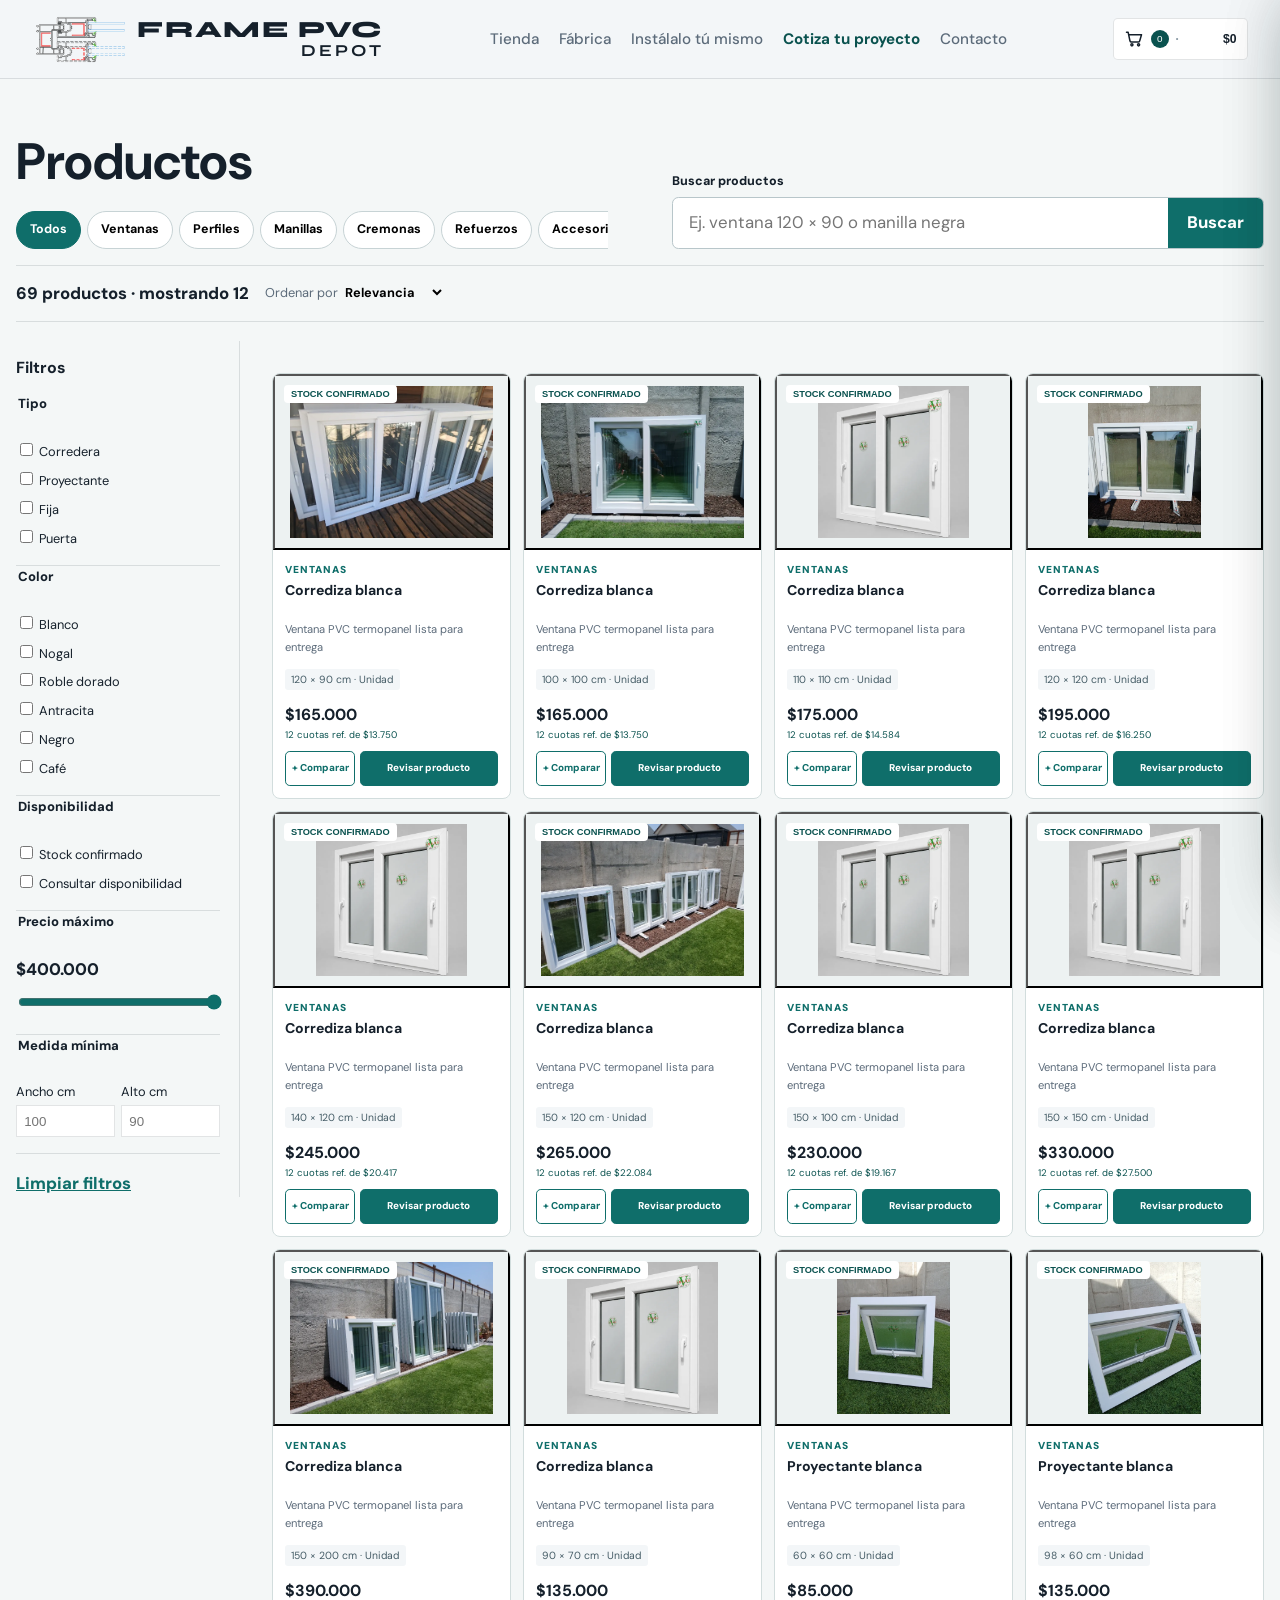
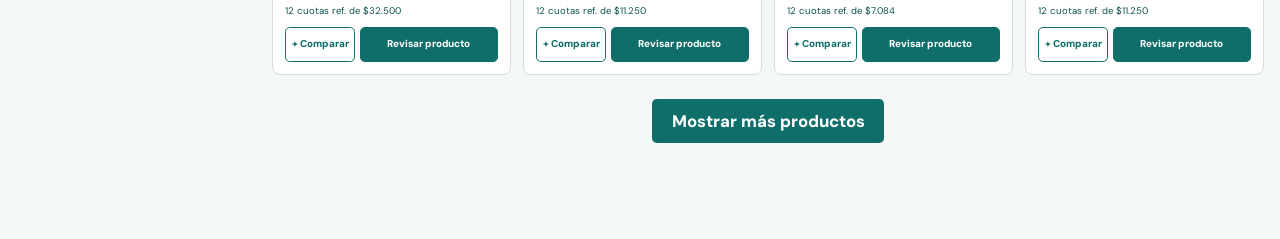
<file: tienda.html>
<!DOCTYPE html>
<html lang="es">
<head>
  <meta charset="UTF-8" />
  <meta name="viewport" content="width=device-width, initial-scale=1" />
  <meta name="description" content="Tienda de ventanas PVC, perfiles y componentes FRAME PVC DEPOT." />
  <title>Tienda — FRAME PVC DEPOT</title>
  <link rel="preconnect" href="https://fonts.googleapis.com" />
  <link rel="preconnect" href="https://fonts.gstatic.com" crossorigin />
  <link href="https://fonts.googleapis.com/css2?family=Syne:wght@600;700;800&family=DM+Sans:ital,opsz,wght@0,9..40,400;0,9..40,500;0,9..40,600&display=swap" rel="stylesheet" />
  <link rel="stylesheet" href="styles.css" />
  <link rel="stylesheet" href="tienda.css" />
</head>
<body class="inventory-page">
  <header class="site-header inventory-header">
    <a class="logo" href="index.html" aria-label="Volver al sitio principal de FRAME PVC DEPOT">
      <img class="logo-mark" src="img/logo-frame-pvc.png" alt="" width="512" height="512" />
      <span class="logo-name"><span class="logo-name-main">FRAME PVC</span><span class="logo-name-sub">DEPOT</span></span>
    </a>
    <button class="menu-toggle" id="inventory-menu-toggle" type="button" aria-expanded="false" aria-controls="inventory-nav" aria-label="Abrir menú"><span></span><span></span><span></span></button>
    <nav class="nav" id="inventory-nav" aria-label="Principal">
      <a href="#inventario" aria-current="page">Tienda</a>
      <button class="nav-dialog-trigger" type="button" data-nav-dialog="factory">Fábrica</button>
      <button class="nav-dialog-trigger" type="button" data-nav-dialog="install">Instálalo tú mismo</button>
      <button class="nav-dialog-trigger nav-dialog-trigger--accent" type="button" data-nav-dialog="quote">Cotiza tu proyecto</button>
      <button class="nav-dialog-trigger" type="button" data-nav-dialog="contact">Contacto</button>
    </nav>
    <button class="header-cart inventory-selection-trigger" type="button" data-open-selection aria-label="Abrir selección: 0 productos, total $0"><svg class="cart-icon" viewBox="0 0 24 24" aria-hidden="true"><path d="M3 4h2l2.1 10.1a2 2 0 0 0 2 1.6h7.8a2 2 0 0 0 1.9-1.4L21 7H6"/><circle cx="9.5" cy="19" r="1.25"/><circle cx="17.5" cy="19" r="1.25"/></svg><small data-selection-count>0</small><span class="cart-separator" aria-hidden="true">·</span><strong data-selection-header-total>$0</strong></button>
  </header>
  <div class="nav-overlay" id="inventory-nav-overlay" hidden></div>

  <main class="inventory" id="inventario">
    <header class="inventory-intro">
      <div class="inventory-heading"><h1>Productos</h1><nav class="inventory-categories" id="inventory-categories" aria-label="Categorías"><button class="is-active" type="button" data-category="todos">Todos</button><button type="button" data-category="ventanas">Ventanas</button><button type="button" data-category="perfiles">Perfiles</button><button type="button" data-category="manillas">Manillas</button><button type="button" data-category="cremonas">Cremonas</button><button type="button" data-category="refuerzos">Refuerzos</button><button type="button" data-category="accesorios">Accesorios</button></nav></div>
      <form class="inventory-search" id="inventory-search" role="search"><label for="inventory-query">Buscar productos</label><div><input id="inventory-query" type="search" autocomplete="off" placeholder="Ej. ventana 120 × 90 o manilla negra" /><button type="submit">Buscar</button></div><div class="inventory-suggestions" id="inventory-suggestions" hidden></div></form>
    </header>
    <div class="inventory-toolbar"><button class="inventory-filter-trigger" id="inventory-filter-trigger" type="button" aria-expanded="false" aria-controls="inventory-filters">Filtros <span id="inventory-filter-count">0</span></button><p id="inventory-results" aria-live="polite"></p><label>Ordenar por <select id="inventory-sort"><option value="relevance">Relevancia</option><option value="price-asc">Menor precio</option><option value="price-desc">Mayor precio</option><option value="name">Nombre</option><option value="measure">Medida</option></select></label></div>
    <div class="inventory-layout">
      <aside class="inventory-filters" id="inventory-filters" aria-label="Filtros de productos">
        <div class="inventory-filter-head"><h2>Filtros</h2><button id="inventory-filter-close" type="button" aria-label="Cerrar filtros">×</button></div>
        <fieldset><legend>Tipo</legend><div id="inventory-types"></div></fieldset><fieldset><legend>Color</legend><div id="inventory-colors"></div></fieldset><fieldset><legend>Disponibilidad</legend><div id="inventory-availability"></div></fieldset>
        <fieldset><legend>Precio máximo</legend><output id="inventory-price-output">$400.000</output><input id="inventory-price" type="range" min="10000" max="400000" step="10000" value="400000" /></fieldset>
        <fieldset><legend>Medida mínima</legend><div class="inventory-measures"><label>Ancho cm<input id="inventory-width" type="number" min="0" placeholder="100" /></label><label>Alto cm<input id="inventory-height" type="number" min="0" placeholder="90" /></label></div></fieldset>
        <button class="inventory-clear" id="inventory-clear" type="button">Limpiar filtros</button>
      </aside>
      <section class="inventory-products" aria-label="Resultados"><div class="inventory-active" id="inventory-active"></div><div class="inventory-grid" id="inventory-grid"></div><div class="inventory-empty" id="inventory-empty" hidden><h2>No encontramos coincidencias</h2><p>Prueba otra búsqueda o elimina algunos filtros.</p><button type="button" data-clear-all>Ver todo el inventario</button></div><button class="inventory-more" id="inventory-more" type="button">Mostrar más productos</button></section>
    </div>
  </main>

  <div class="inventory-overlay" id="inventory-overlay" hidden></div>
  <aside class="inventory-drawer product-review" id="product-review" aria-hidden="true" aria-labelledby="product-review-title"><header><div><p>Revisión técnica</p><h2 id="product-review-title">Producto</h2></div><button type="button" data-close-panel aria-label="Cerrar revisión">×</button></header><div id="product-review-content"></div></aside>
  <aside class="inventory-drawer selection-drawer" id="selection-drawer" aria-hidden="true" aria-labelledby="selection-title"><header><div><p>Productos por consultar</p><h2 id="selection-title">Mi selección</h2></div><button type="button" data-close-panel aria-label="Cerrar selección">×</button></header><div class="selection-items" id="selection-items"></div><footer><div><span>Total referencial</span><strong id="selection-total">$0</strong></div><p>Confirmaremos disponibilidad, variante, despacho y valor final.</p><a id="selection-whatsapp" href="#" target="_blank" rel="noopener noreferrer" aria-disabled="true">Consultar selección por WhatsApp</a></footer></aside>
  <div class="compare-bar" id="compare-bar" hidden><div><strong>Revisar productos</strong><span id="compare-status">0 de 3 seleccionados</span></div><button id="compare-open" type="button" disabled>Comparar</button><button id="compare-clear" type="button" aria-label="Vaciar comparación">×</button></div>
  <dialog class="inventory-compare" id="inventory-compare" aria-labelledby="inventory-compare-title"><header><h2 id="inventory-compare-title">Comparación técnica</h2><button id="compare-close" type="button" aria-label="Cerrar comparación">×</button></header><div id="compare-content"></div></dialog>
  <nav class="inventory-mobile-nav" aria-label="Accesos rápidos"><a href="index.html"><span>⌂</span>Sitio</a><a href="#inventario"><span>▦</span>Productos</a><button type="button" data-focus-search><span>⌕</span>Buscar</button><button type="button" data-open-filters><span>◇</span>Filtros</button><button type="button" data-open-selection><span>□</span>Selección<small data-selection-count>0</small></button></nav>
  <div class="inventory-toast" id="inventory-toast" role="status" aria-live="polite"></div>
  <script src="stock.js"></script><script src="accesorios.js"></script><script src="precios.js"></script><script src="tienda.js"></script><script src="header-dialog.js"></script><script src="visitas.js"></script>
</body>
</html>
</file>
<file: styles.css>
:root {
  --ink: #15202b;
  --muted: #5c6b7a;
  --paper: #f3f6f8;
  --line: rgba(21, 32, 43, 0.12);
  --accent: #0f6e6a;
  --accent-deep: #0a524f;
  --sky: #c5d8e4;
  --mist: #e8eef2;
  --font-display: "Syne", sans-serif;
  --font-body: "DM Sans", sans-serif;
  --space: clamp(1rem, 3vw, 2rem);
  --max: 68rem;
}

*,
*::before,
*::after {
  box-sizing: border-box;
}

html {
  scroll-behavior: smooth;
  scroll-padding-top: 4.95rem;
}

body {
  margin: 0;
  font-family: var(--font-body);
  font-size: 1.05rem;
  line-height: 1.6;
  color: var(--ink);
  background:
    radial-gradient(120% 80% at 10% -10%, var(--sky) 0%, transparent 55%),
    radial-gradient(90% 60% at 100% 0%, #d7e5de 0%, transparent 45%),
    linear-gradient(180deg, var(--mist) 0%, var(--paper) 35%, #eef2f4 100%);
  min-height: 100vh;
}

img {
  max-width: 100%;
  display: block;
}

a {
  color: var(--accent-deep);
  text-decoration-thickness: 1px;
  text-underline-offset: 0.2em;
}

a:hover {
  color: var(--accent);
}

.site-header {
  position: fixed;
  top: 0;
  left: 0;
  right: 0;
  z-index: 20;
  display: flex;
  align-items: center;
  justify-content: space-between;
  gap: 1rem;
  padding: 0.5rem var(--space);
  background: rgba(243, 246, 248, 0.86);
  backdrop-filter: blur(10px);
  border-bottom: 1px solid var(--line);
  overflow: visible;
}

main {
  padding-top: 4.95rem;
}

.logo {
  display: inline-flex;
  align-items: center;
  gap: 0.7rem;
  flex: 0 0 auto;
  text-decoration: none;
  color: var(--ink);
}

.logo:hover {
  opacity: 0.92;
}

.logo-mark {
  display: block;
  width: auto;
  height: clamp(2.8rem, 7vw, 3.85rem);
  object-fit: contain;
  background: transparent;
}

.logo-name {
  display: flex;
  flex-direction: column;
  align-items: flex-end;
  gap: 0.12rem;
  font-family: var(--font-display);
  font-weight: 800;
  font-size: clamp(1.05rem, 2.6vw, 1.45rem);
  letter-spacing: 0.06em;
  line-height: 1;
  color: var(--ink);
  white-space: nowrap;
}

.logo-name-sub {
  font-size: 0.72em;
  letter-spacing: 0.18em;
  font-weight: 700;
}

.nav {
  display: none;
  gap: 1.25rem;
}

.nav a {
  color: var(--muted);
  text-decoration: none;
  font-weight: 500;
  font-size: 0.95rem;
}

.nav a:hover {
  color: var(--ink);
}

.nav-dialog-trigger {
  padding: 0;
  border: 0;
  background: transparent;
  color: var(--muted);
  font: inherit;
  font-size: 0.95rem;
  font-weight: 500;
  cursor: pointer;
}

.nav-dialog-trigger:hover,
.nav-dialog-trigger:focus-visible {
  color: var(--ink);
}

.nav-dialog-trigger--accent {
  color: var(--accent-deep);
  font-weight: 700;
}

.nav-cta {
  font-weight: 600;
  font-size: 0.92rem;
  color: var(--accent-deep);
  text-decoration: none;
  border-bottom: 1px solid currentColor;
  padding-bottom: 0.1rem;
}

.hero {
  background: #edf2f2;
}

.hero-main {
  position: relative;
  width: min(calc(100% - 2 * var(--space)), 90rem);
  min-height: clamp(25rem, 33.33vw, 30rem);
  margin: 0 auto;
  display: grid;
  grid-template-columns: minmax(0, 52fr) minmax(25rem, 48fr);
  align-items: center;
  overflow: hidden;
  color: #f7fafb;
  background: #102f2d;
}

.hero-compare {
  --compare-position: 70%;
  position: absolute;
  top: 0;
  bottom: 0;
  left: 0;
  z-index: 0;
  width: 52%;
  max-width: none;
  height: 100%;
  aspect-ratio: auto;
  overflow: hidden;
  background: #17232b;
  transform: none;
  touch-action: pan-y;
  user-select: none;
}

.hero-shot {
  margin: 0;
  position: absolute;
  inset: 0;
  overflow: hidden;
}

.hero-shot--after {
  clip-path: inset(0 0 0 var(--compare-position));
}

.hero-shot img {
  width: 100%;
  height: 100%;
  object-fit: cover;
  object-position: center;
  transform: none;
  animation: none;
}

.hero-shot--before img {
  object-position: center 48%;
}

.hero-shot--after img {
  object-position: center 50%;
}

.hero-shot::after {
  content: "";
  position: absolute;
  inset: 0;
  background:
    linear-gradient(180deg, rgba(12, 22, 32, 0.45) 0%, rgba(12, 22, 32, 0.12) 28%, rgba(12, 22, 32, 0.55) 62%, rgba(12, 22, 32, 0.9) 100%);
}

.hero-compare-divider {
  position: absolute;
  top: 0;
  bottom: 0;
  left: var(--compare-position);
  z-index: 3;
  width: 3px;
  background: rgba(255, 255, 255, 0.95);
  box-shadow: 0 0 0 1px rgba(12, 22, 32, 0.22), 0 0 18px rgba(12, 22, 32, 0.35);
  transform: translateX(-50%);
  pointer-events: none;
}

.hero-compare-divider span {
  position: absolute;
  top: 42%;
  left: 50%;
  display: flex;
  align-items: center;
  justify-content: center;
  gap: 0.42rem;
  width: 3.25rem;
  height: 3.25rem;
  border: 2px solid #fff;
  border-radius: 50%;
  background: rgba(20, 102, 92, 0.94);
  box-shadow: 0 0.45rem 1.4rem rgba(12, 22, 32, 0.35);
  transform: translate(-50%, -50%);
}

.hero-compare-divider i {
  width: 0;
  height: 0;
  border-top: 0.3rem solid transparent;
  border-bottom: 0.3rem solid transparent;
}

.hero-compare-divider i:first-child {
  border-right: 0.4rem solid #fff;
}

.hero-compare-divider i:last-child {
  border-left: 0.4rem solid #fff;
}

.hero-compare-control {
  position: absolute;
  inset: 0;
  z-index: 4;
  width: 100%;
  height: 100%;
  margin: 0;
  opacity: 0;
  cursor: ew-resize;
}

.hero-compare-control:focus-visible + .hero-compare-hint {
  outline: 3px solid #fff;
  outline-offset: 4px;
}

.hero-compare-hint {
  position: absolute;
  top: clamp(4.7rem, 11vh, 6.5rem);
  left: 50%;
  z-index: 3;
  margin: 0;
  padding: 0.42rem 0.75rem;
  border-radius: 999px;
  color: #fff;
  background: rgba(12, 22, 32, 0.68);
  font-size: 0.76rem;
  font-weight: 700;
  letter-spacing: 0.04em;
  transform: translateX(-50%);
  transition: opacity 0.35s ease;
  pointer-events: none;
}

.hero-compare.is-interacted .hero-compare-hint {
  opacity: 0;
}

.hero-shot figcaption {
  position: absolute;
  top: 1.35rem;
  left: var(--space);
  bottom: auto;
  z-index: 2;
  margin: 0;
  font-family: var(--font-display);
  font-weight: 700;
  font-size: 0.85rem;
  letter-spacing: 0.16em;
  text-transform: uppercase;
  color: rgba(247, 250, 251, 0.9);
}

.hero-shot--before figcaption {
  left: var(--space);
  right: auto;
}

.hero-shot--after figcaption {
  left: auto;
  right: var(--space);
}

.hero-content {
  position: relative;
  z-index: 5;
  grid-column: 2;
  width: 100%;
  min-height: 100%;
  margin: 0;
  padding: clamp(2.5rem, 5vw, 5rem) clamp(2rem, 5vw, 5rem);
  display: flex;
  flex-direction: column;
  justify-content: center;
  border-left: 1px solid rgba(255, 255, 255, 0.16);
  background:
    radial-gradient(circle at 100% 0%, rgba(255,255,255,.1), transparent 42%),
    linear-gradient(145deg, #174d48 0%, #0f3432 55%, #10272a 100%);
  box-shadow: -1.5rem 0 4rem rgba(8, 24, 25, 0.22);
  animation: none;
}

.hero-bestsellers {
  min-height: clamp(12rem, calc(100svh - 5rem - clamp(25rem, 33.33vw, 30rem)), 30rem);
  padding: 1.15rem var(--space) 1.35rem;
  display: flex;
  flex-direction: column;
  justify-content: center;
  border-bottom: 1px solid var(--line);
  background: #f4f7f7;
}

.hero-bestsellers-head {
  width: min(100%, var(--max));
  margin: 0 auto 0.85rem;
  display: flex;
  align-items: end;
  justify-content: space-between;
  gap: 1rem;
}

.hero-bestsellers-head p,
.hero-bestsellers-head h2 {
  margin: 0;
}

.hero-bestsellers-head p {
  color: var(--accent);
  font-size: 0.7rem;
  font-weight: 800;
  letter-spacing: 0.14em;
  text-transform: uppercase;
}

.hero-bestsellers-head h2 {
  font-size: clamp(1.3rem, 2.2vw, 1.8rem);
  line-height: 1.05;
}

.hero-bestsellers-head a {
  color: var(--ink);
  font-size: 0.82rem;
  font-weight: 700;
  text-underline-offset: 0.2rem;
}

.hero-bestsellers-actions,
.hero-bestsellers-controls {
  display: flex;
  align-items: center;
}

.hero-bestsellers-actions {
  gap: 1rem;
}

.hero-bestsellers-controls {
  gap: 0.4rem;
}

.hero-bestsellers-controls button {
  width: 2.35rem;
  height: 2.35rem;
  padding: 0;
  border: 1px solid #c6d2d1;
  border-radius: 50%;
  color: var(--ink);
  background: #fff;
  font: inherit;
  font-size: 1.1rem;
  cursor: pointer;
  transition: border-color 160ms ease, color 160ms ease, transform 160ms ease;
}

.hero-bestsellers-controls button:hover,
.hero-bestsellers-controls button:focus-visible {
  border-color: var(--accent);
  color: var(--accent);
  transform: translateY(-1px);
}

.hero-bestsellers-list {
  width: min(100%, var(--max));
  margin: 0 auto;
  display: grid;
  grid-auto-flow: column;
  grid-auto-columns: calc((100% - 1.8rem) / 3);
  gap: 0.9rem;
  overflow-x: auto;
  overscroll-behavior-inline: contain;
  scroll-behavior: smooth;
  scroll-snap-type: inline mandatory;
  scrollbar-width: none;
}

.hero-bestsellers-list::-webkit-scrollbar {
  display: none;
}

.hero-bestseller {
  min-width: 0;
  display: grid;
  grid-template-columns: minmax(8.5rem, 42%) minmax(0, 1fr);
  min-height: 9.25rem;
  border: 1px solid #d6dfdf;
  border-radius: 0.7rem;
  overflow: hidden;
  background: #fff;
  box-shadow: 0 0.45rem 1.25rem rgba(16, 47, 45, 0.08);
  scroll-snap-align: start;
}

.hero-bestseller img {
  width: 100%;
  height: 100%;
  min-height: 9.25rem;
  object-fit: cover;
}

.hero-bestseller-info {
  min-width: 0;
  padding: 1rem 0.9rem;
  display: flex;
  flex-direction: column;
  align-items: flex-start;
}

.hero-bestseller-info h3,
.hero-bestseller-info p {
  margin: 0;
}

.hero-bestseller-info h3 {
  overflow: hidden;
  font-size: 1rem;
  line-height: 1.2;
  text-overflow: ellipsis;
  white-space: nowrap;
}

.hero-bestseller-info p {
  margin-top: 0.18rem;
  color: var(--muted);
  font-size: 0.78rem;
}

.hero-bestseller-info strong {
  margin-top: auto;
  color: var(--ink);
  font-size: 1rem;
}

.hero-bestseller-info button {
  margin-top: 0.55rem;
  padding: 0.42rem 0.7rem;
  border: 1px solid var(--accent);
  border-radius: 0.3rem;
  color: #fff;
  background: var(--accent);
  font: inherit;
  font-size: 0.75rem;
  font-weight: 800;
  cursor: pointer;
}

.hero-bestsellers-status {
  width: min(100%, var(--max));
  min-height: 1rem;
  margin: 0.6rem auto 0;
  color: var(--muted);
  font-size: 0.72rem;
  text-align: right;
}

.hero-content h1,
.hero-content .lead,
.hero-content .cta-group {
  animation: hero-panel-in 0.72s cubic-bezier(.22,.75,.22,1) both;
}

.hero-content .lead {
  animation-delay: 0.14s;
}

.hero-content .cta-group {
  animation-delay: 0.26s;
}

@keyframes hero-panel-in {
  from {
    opacity: 0;
    transform: translateX(1.4rem);
  }
  to {
    opacity: 1;
    transform: translateX(0);
  }
}

.hero h1 {
  margin: 0 0 0.85rem;
  font-family: var(--font-display);
  font-weight: 700;
  font-size: clamp(1.55rem, 3.8vw, 2.25rem);
  letter-spacing: -0.02em;
  line-height: 1.25;
  max-width: 18ch;
  color: #fff;
}

.hero-underline {
  text-decoration: underline;
  text-decoration-thickness: 0.08em;
  text-underline-offset: 0.12em;
}

.lead {
  margin: 0 0 1.6rem;
  font-size: clamp(1.1rem, 2.2vw, 1.25rem);
  color: #fff;
  max-width: 36ch;
}

.cta-group {
  display: flex;
  flex-wrap: wrap;
  gap: 0.75rem;
}

.btn {
  display: inline-flex;
  align-items: center;
  justify-content: center;
  padding: 0.85rem 1.25rem;
  border-radius: 0.35rem;
  font-family: var(--font-body);
  font-weight: 600;
  font-size: 0.98rem;
  text-decoration: none;
  border: 1px solid transparent;
  cursor: pointer;
  transition: transform 0.2s ease, background-color 0.2s ease, border-color 0.2s ease, color 0.2s ease;
}

.btn:hover {
  transform: translateY(-1px);
}

.btn-primary {
  background: var(--accent);
  color: #f7fafb;
}

.btn-primary:hover {
  background: var(--accent-deep);
  color: #f7fafb;
}

.btn-ghost {
  background: transparent;
  color: #f7fafb;
  border-color: rgba(247, 250, 251, 0.45);
}

.btn-ghost:hover {
  border-color: #f7fafb;
  color: #f7fafb;
}

.section {
  width: min(100% - 2 * var(--space), var(--max));
  margin: 0 auto;
  padding: clamp(3.5rem, 8vw, 5.5rem) 0;
}

.section-intro {
  max-width: 36rem;
  margin-bottom: 2.25rem;
}

.section-intro h2 {
  margin: 0 0 0.6rem;
  font-family: var(--font-display);
  font-size: clamp(1.7rem, 3.5vw, 2.35rem);
  letter-spacing: -0.03em;
  line-height: 1.15;
}

.section-intro p {
  margin: 0;
  color: var(--muted);
}

.section.section-stock {
  position: relative;
  width: min(100% - 2 * var(--space), 72rem);
}

.stock-hero {
  position: relative;
  overflow: hidden;
  border-radius: 0.45rem;
  min-height: clamp(12rem, 32vw, 18rem);
  display: grid;
  align-items: end;
  margin-bottom: 2rem;
}

.stock-backdrop {
  position: absolute;
  inset: 0;
  z-index: 0;
}

.stock-backdrop img {
  width: 100%;
  height: 100%;
  object-fit: cover;
  object-position: center;
}

.stock-backdrop::after {
  content: "";
  position: absolute;
  inset: 0;
  background:
    linear-gradient(180deg, rgba(12, 22, 32, 0.25) 0%, rgba(12, 22, 32, 0.72) 100%);
}

.stock-hero-text {
  position: relative;
  z-index: 1;
  margin: 0;
  padding: 1.5rem var(--space) 1.6rem;
  max-width: none;
}

.stock-hero-text h2,
.stock-hero-text p {
  color: #f7fafb;
}

.stock-hero-text p {
  opacity: 0.9;
}

.stock-gallery {
  display: grid;
  gap: 1.75rem 1.25rem;
  grid-template-columns: 1fr;
}

.stock-item {
  display: grid;
  gap: 0.75rem;
  border-bottom: 1px solid var(--line);
  padding-bottom: 1.5rem;
}

.stock-photo {
  display: grid;
  place-items: center;
  overflow: hidden;
  background: #e8eef2;
  aspect-ratio: 4 / 3;
}

.stock-photo img {
  width: 100%;
  height: 100%;
  object-fit: contain;
  object-position: center;
  transition: transform 0.35s ease;
}

.stock-photo:hover img {
  transform: scale(1.28);
}

.stock-photo--small {
  box-sizing: border-box;
  aspect-ratio: 4 / 3;
  width: 100%;
  min-height: 14rem;
  height: 14rem;
  margin-inline: auto;
  justify-self: stretch;
  padding: 0;
  background: #e8eef2;
}

.stock-photo--small img {
  width: 100%;
  height: 100%;
  object-fit: contain;
  object-position: center;
  transform: scale(0.92);
  transform-origin: center center;
  transition: transform 0.35s ease;
}

.stock-photo--small:hover img {
  transform: scale(1.2);
}

.stock-item--compact {
  justify-items: stretch;
  text-align: left;
}

.stock-item--compact .stock-buy {
  justify-self: start;
}

.stock-item--compact .stock-info {
  width: 100%;
}

@media (max-width: 639px) {
  .stock-gallery .stock-photo,
  .stock-gallery .stock-photo--small {
    height: auto;
    min-height: 0;
    aspect-ratio: 1 / 1;
    overflow: hidden;
  }

  .stock-gallery .stock-photo--full {
    aspect-ratio: 1 / 1;
    min-height: 18rem;
  }

  .stock-gallery .stock-photo--portrait {
    aspect-ratio: 3 / 4;
    min-height: 22rem;
  }

  .stock-gallery .stock-photo img,
  .stock-gallery .stock-photo--small img {
    width: 100%;
    height: 100%;
    max-height: none;
    object-fit: contain;
    object-position: center;
    transform: none;
  }

  .stock-gallery .stock-photo:hover img,
  .stock-gallery .stock-photo--small:hover img {
    transform: none;
  }
}

.stock-info h3 {
  margin: 0;
  font-family: var(--font-display);
  font-size: 1.15rem;
  letter-spacing: -0.02em;
}

.stock-size {
  margin: 0.2rem 0 0;
  color: var(--muted);
  font-size: 0.98rem;
}

.stock-price {
  margin: 0.45rem 0 0.7rem;
  font-family: var(--font-display);
  font-weight: 700;
  font-size: 1.35rem;
  letter-spacing: -0.02em;
}

.stock-price--multi {
  display: grid;
  gap: 0.28rem;
  font-size: 0.72rem;
  font-weight: 600;
  letter-spacing: 0;
  line-height: 1.2;
}

.stock-price-line {
  display: flex;
  align-items: center;
  gap: 0.4rem;
}

.acc-swatches {
  display: inline-flex;
  align-items: center;
  gap: 0.18rem;
  flex: 0 0 auto;
}

.acc-swatch {
  display: block;
  width: 0.95rem;
  height: 0.95rem;
  border-radius: 0.14rem;
  border: 1px solid rgba(0, 0, 0, 0.18);
  box-sizing: border-box;
}

.acc-swatch--blanco {
  background: #fff;
  border-color: #b8bec5;
}

.acc-swatch--roble {
  background:
    repeating-linear-gradient(
      98deg,
      #6e4a28 0 1px,
      #56371c 1px 2px,
      #7a5330 2px 3px,
      #452a14 3px 4px
    );
}

.acc-swatch--nogal {
  background:
    repeating-linear-gradient(
      98deg,
      #5a3a28 0 1px,
      #3f271c 1px 2px,
      #6b4632 2px 3px,
      #2e1a12 3px 4px
    );
}

.acc-swatch--antracita {
  background: #3a3d42;
}

.acc-swatch--negro {
  background: #111;
}

.acc-swatch--cafe {
  background: #6b4423;
}

.acc-swatch-price {
  font-family: var(--font-display);
  font-weight: 700;
  font-size: 0.82rem;
  color: var(--ink);
}

.stock-buy {
  font-family: var(--font-body);
  font-weight: 600;
  font-size: 0.92rem;
  color: var(--accent-deep);
  background: none;
  border: none;
  border-bottom: 1px solid currentColor;
  padding: 0 0 0.1rem;
  justify-self: start;
  cursor: pointer;
  text-decoration: none;
}

.stock-buy:hover {
  color: var(--accent);
}

.pay-logo {
  display: block;
  width: auto;
  height: 2.7rem;
  margin-top: 0.55rem;
  object-fit: contain;
  object-position: left center;
  justify-self: start;
}

.shop-cart {
  margin: 0 0 1.5rem;
  padding: 1rem 1.1rem;
  border: 1px solid var(--line);
  background: #fff;
  display: grid;
  gap: 0.85rem;
}

.shop-cart-head {
  display: flex;
  align-items: baseline;
  justify-content: space-between;
  gap: 1rem;
}

.shop-cart-head h3 {
  margin: 0;
  font-family: var(--font-display);
  font-size: 1.15rem;
  letter-spacing: -0.02em;
}

.shop-cart-count {
  margin: 0;
  color: var(--muted);
  font-size: 0.9rem;
}

.shop-cart-list {
  list-style: none;
  margin: 0;
  padding: 0;
  display: grid;
  gap: 0.65rem;
}

.shop-cart-empty {
  margin: 0;
  color: var(--muted);
  font-size: 0.92rem;
}

.shop-cart-item {
  display: grid;
  grid-template-columns: 1fr auto;
  gap: 0.35rem 0.85rem;
  padding: 0.55rem 0;
  border-top: 1px solid var(--line);
}

.shop-cart-item-info {
  display: grid;
  gap: 0.15rem;
}

.shop-cart-item-info strong {
  font-family: var(--font-display);
  font-size: 0.98rem;
}

.shop-cart-item-info span {
  color: var(--muted);
  font-size: 0.85rem;
}

.shop-cart-item-actions {
  display: inline-flex;
  align-items: center;
  gap: 0.35rem;
  justify-self: end;
  align-self: start;
}

.shop-qty,
.shop-remove {
  width: 1.7rem;
  height: 1.7rem;
  border: 1px solid var(--line);
  background: #f7fafb;
  color: var(--ink);
  cursor: pointer;
  font-size: 0.95rem;
  line-height: 1;
}

.shop-remove {
  margin-left: 0.25rem;
  color: var(--muted);
}

.shop-qty-val {
  min-width: 1.2rem;
  text-align: center;
  font-weight: 600;
}

.shop-cart-item-total {
  margin: 0;
  grid-column: 1 / -1;
  font-family: var(--font-display);
  font-weight: 700;
  font-size: 1rem;
}

.shop-cart-foot {
  display: flex;
  flex-wrap: wrap;
  align-items: center;
  justify-content: space-between;
  gap: 0.75rem;
  padding-top: 0.35rem;
  border-top: 1px solid var(--line);
}

.shop-cart-total {
  margin: 0;
  font-size: 1rem;
}

.shop-cart-wa.is-disabled {
  pointer-events: none;
  opacity: 0.45;
}

.stock-note {
  margin: 1.75rem 0 0;
  color: var(--muted);
  font-size: 0.88rem;
}

.stock-note code {
  font-size: 0.86em;
}

@media (min-width: 640px) {
  .stock-gallery {
    grid-template-columns: repeat(2, 1fr);
    gap: 2rem 1.5rem;
  }
}

@media (min-width: 960px) {
  .stock-gallery {
    grid-template-columns: repeat(5, 1fr);
    gap: 1.75rem 1.1rem;
  }

  .acc-gallery {
    grid-template-columns: repeat(8, 1fr);
    gap: 1.5rem 0.85rem;
  }

  .stock-item {
    border-bottom: none;
    padding-bottom: 0;
  }

  .stock-price {
    font-size: 1.15rem;
  }
}

.benefit-list {
  list-style: none;
  margin: 0;
  padding: 0;
  display: grid;
  gap: 0;
  border-top: 1px solid var(--line);
}

.benefit-list li {
  padding: 1.4rem 0;
  border-bottom: 1px solid var(--line);
  display: grid;
  gap: 0.25rem;
  opacity: 0;
  transform: translateY(0.8rem);
  animation: rise 0.7s ease-out forwards;
}

.benefit-list li:nth-child(1) { animation-delay: 0.05s; }
.benefit-list li:nth-child(2) { animation-delay: 0.15s; }
.benefit-list li:nth-child(3) { animation-delay: 0.25s; }
.benefit-list li:nth-child(4) { animation-delay: 0.35s; }

.benefit-list strong {
  font-family: var(--font-display);
  font-size: 1.15rem;
  letter-spacing: -0.02em;
}

.benefit-list span {
  color: var(--muted);
}

.section.section-install {
  width: min(100% - 2 * var(--space), 72rem);
}

.install-steps {
  list-style: none;
  margin: 0;
  padding: 0;
  display: grid;
  gap: 1.1rem;
}

.install-steps li {
  margin: 0;
}

.install-steps figure {
  margin: 0;
  display: grid;
  gap: 0.55rem;
  justify-items: center;
}

.install-steps img {
  width: 58%;
  max-width: 11.5rem;
  height: auto;
  max-height: 11.5rem;
  aspect-ratio: 1 / 1;
  object-fit: contain;
  background: #f3f6f8;
  border: 1px solid var(--line);
  transition: transform 0.35s ease;
}

.install-steps figure:hover img {
  transform: scale(1.25);
}

.install-steps figcaption {
  display: grid;
  gap: 0.25rem;
  max-width: 28rem;
  text-align: center;
}

.step-num {
  font-family: var(--font-display);
  font-weight: 800;
  font-size: 0.85rem;
  letter-spacing: 0.12em;
  color: var(--accent-deep);
}

.install-steps strong {
  font-family: var(--font-display);
  font-size: 1.2rem;
  letter-spacing: -0.02em;
}

.install-steps figcaption span:last-child {
  color: var(--muted);
  font-size: 0.98rem;
}

@media (min-width: 720px) {
  .install-steps {
    grid-template-columns: repeat(2, 1fr);
    gap: 1.25rem 1.25rem;
  }
}

@media (min-width: 960px) {
  .install-steps {
    grid-template-columns: repeat(4, 1fr);
    gap: 0.9rem;
  }

  .install-steps img {
    width: 70%;
    max-width: 10.5rem;
    max-height: 10.5rem;
  }

  .install-steps strong {
    font-size: 1.05rem;
  }

  .install-steps figcaption span:last-child {
    font-size: 0.9rem;
  }
}

.acc-gallery .stock-photo {
  aspect-ratio: 1 / 1;
  background: #fff;
  padding: 0.75rem;
  box-sizing: border-box;
  border: 1px solid var(--line);
}

.acc-gallery .stock-photo img {
  width: 100%;
  height: 100%;
  object-fit: contain;
  object-position: center;
  transform: scale(0.98);
  transform-origin: center center;
  transition: transform 0.35s ease;
}

.acc-gallery .stock-photo:hover img {
  transform: scale(1.28);
}

.acc-gallery .stock-photo--acc-lg img {
  transform: scale(1.5);
}

.acc-gallery .stock-photo--acc-lg:hover img {
  transform: scale(1.85);
}

.acc-gallery .stock-photo--acc-md img {
  transform: scale(1.32);
}

.acc-gallery .stock-photo--acc-md:hover img {
  transform: scale(1.65);
}

.acc-gallery .stock-photo--acc-foto8 img {
  transform: scale(1.24);
}

.acc-gallery .stock-photo--acc-foto8:hover img {
  transform: scale(1.55);
}

.acc-gallery .stock-photo--acc-sm img {
  transform: scale(1.14);
}

.acc-gallery .stock-photo--acc-sm:hover img {
  transform: scale(1.42);
}

.acc-gallery .stock-photo--acc-sm2 img {
  transform: scale(0.7);
}

.acc-gallery .stock-photo--acc-sm2:hover img {
  transform: scale(1);
}

.acc-gallery .stock-photo--acc-xs {
  width: 100%;
  margin-inline: auto;
  justify-self: center;
}

.acc-gallery .stock-photo--acc-xs img {
  transform: scale(1.12);
}

.acc-gallery .stock-photo--acc-xs:hover img {
  transform: scale(1.42);
}

.acc-header {
  display: grid;
  gap: 1.5rem;
  margin-bottom: 1.75rem;
  align-items: start;
}

.acc-header .section-intro {
  margin-bottom: 0;
}

.acc-hero-photo {
  margin: 0;
  background: #fff;
  border: 1px solid var(--line);
  border-radius: 0.45rem;
  overflow: hidden;
}

.acc-hero-photo img {
  display: block;
  width: 100%;
  height: auto;
  object-fit: contain;
  object-position: center;
}

.laminas-muestra {
  margin: 0;
}

.laminas-list {
  list-style: none;
  margin: 0;
  padding: 0.55rem 0.7rem;
  display: flex;
  flex-wrap: nowrap;
  gap: 0.55rem 0.7rem;
  justify-content: flex-start;
  align-items: end;
  background: #fff;
  border: 1px solid var(--line);
}

.laminas-list li {
  display: grid;
  grid-template-rows: 2.2em auto;
  gap: 0.3rem;
  justify-items: center;
  align-items: end;
  flex: 0 0 auto;
  width: 3.5rem;
  min-width: 0;
}

.laminas-list span {
  display: flex;
  align-items: flex-end;
  justify-content: center;
  align-self: stretch;
  width: 100%;
  text-align: center;
  font-family: var(--font-display);
  font-weight: 700;
  font-size: 0.62rem;
  line-height: 1.1;
  color: var(--ink);
}

.lamina-swatch {
  display: block;
  width: 2.85rem;
  height: 2.85rem;
  border-radius: 0.28rem;
  border: 1px solid rgba(0, 0, 0, 0.14);
  box-sizing: border-box;
}

.lamina-roble {
  background:
    repeating-linear-gradient(
      98deg,
      #6e4a28 0 2px,
      #56371c 2px 4px,
      #7a5330 4px 7px,
      #452a14 7px 8px
    );
}

.lamina-nogal {
  background:
    repeating-linear-gradient(
      98deg,
      #5a3a28 0 2px,
      #3f271c 2px 4px,
      #6b4632 4px 7px,
      #2e1a12 7px 8px
    );
}

.lamina-antracita {
  background: #3a3d42;
}

.lamina-negro {
  background: #111;
}

.lamina-blanco {
  background: #fff;
  border-color: #b8bec5;
}

@media (min-width: 900px) {
  .section-accesorios .acc-header {
    grid-template-columns: minmax(0, 1fr) minmax(16rem, 24rem);
    grid-template-areas:
      "intro photo"
      "laminas photo";
    gap: 1.25rem 1.5rem;
    align-items: start;
  }

  .section-accesorios .acc-header .section-intro {
    grid-area: intro;
  }

  .acc-hero-photo {
    grid-area: photo;
    align-self: stretch;
  }

  .acc-hero-photo img {
    height: 100%;
    object-fit: contain;
  }

  .section-accesorios .laminas-muestra {
    grid-area: laminas;
  }

  .laminas-list {
    justify-content: flex-end;
  }
}

.acc-filters {
  display: flex;
  flex-wrap: wrap;
  gap: 0.55rem;
  margin: 0 0 1.75rem;
}

.acc-filter {
  appearance: none;
  border: 1px solid var(--line);
  background: rgba(255, 255, 255, 0.7);
  color: var(--muted);
  font: inherit;
  font-size: 0.88rem;
  font-weight: 600;
  padding: 0.45rem 0.75rem;
  border-radius: 0.3rem;
  cursor: pointer;
}

.acc-filter:hover {
  color: var(--ink);
  border-color: rgba(21, 32, 43, 0.25);
}

.acc-filter.is-active {
  color: #f7fafb;
  background: var(--accent-deep);
  border-color: var(--accent-deep);
}

.acc-cat {
  margin: 0 0 0.15rem;
  font-size: 0.72rem;
  font-weight: 600;
  letter-spacing: 0.12em;
  text-transform: uppercase;
  color: var(--accent-deep);
}

.section-benefits {
  border-top: 1px solid var(--line);
  border-bottom: 1px solid var(--line);
}

.section-vidrios {
  border-top: 1px solid var(--line);
}

.vidrios-photo {
  margin: 0 0 1.75rem;
  max-width: 22rem;
}

.vidrios-photo img {
  display: block;
  width: 100%;
  height: auto;
  aspect-ratio: 16 / 9;
  object-fit: cover;
  border: 1px solid var(--line);
  background: #e8eef2;
}

.vidrios-photo figcaption {
  margin: 0.55rem 0 0;
  color: var(--muted);
  font-size: 0.95rem;
}

.vidrios-cta {
  margin: 1.75rem 0 0;
  display: flex;
  flex-wrap: wrap;
  gap: 0.75rem;
  align-items: center;
}

.section-contact .section-intro {
  margin-bottom: 1.75rem;
}

.contact-form {
  display: grid;
  gap: 1rem;
  max-width: 34rem;
}

.contact-form label {
  display: grid;
  gap: 0.4rem;
  font-weight: 500;
  font-size: 0.92rem;
}

.calc-heading {
  margin: 0 0 1.5rem;
}

.calc-heading .calc-note {
  margin-top: 0.85rem;
  max-width: 42rem;
}

.acc-header .calc-heading,
.calc-header .calc-heading {
  margin: 0;
}

.calc-side {
  display: grid;
  gap: 0.85rem;
  justify-items: stretch;
}

.calc-body {
  display: grid;
  gap: 1.25rem;
  align-items: start;
  margin-bottom: 1rem;
}

.calc-main {
  display: grid;
  gap: 0.75rem;
  max-width: 40rem;
}

.calc-preview {
  display: grid;
  gap: 0.75rem;
  justify-items: start;
  width: min(100%, 20rem);
}

.calc-ventana {
  margin: 0;
  border: 1px solid var(--line);
  background: #e8ecf0;
  overflow: hidden;
  width: 100%;
  height: 18rem;
}

.calc-ventana img {
  display: block;
  width: 100%;
  height: 100%;
  object-fit: contain;
  object-position: left bottom;
  transition: transform 0.35s ease;
}

.calc-ventana:hover img {
  transform: scale(1.18);
  transform-origin: left bottom;
}

.calc-colores {
  width: 100%;
}

.laminas-title {
  margin: 0 0 0.4rem;
  font-family: var(--font-display);
  font-weight: 700;
  font-size: 0.95rem;
  letter-spacing: 0.04em;
  color: var(--ink);
}

.calc-colores .laminas-list {
  flex-wrap: wrap;
  justify-content: flex-start;
  padding: 0.5rem 0.55rem;
  gap: 0.45rem 0.5rem;
}

.calc-colores .laminas-list li {
  width: 3.1rem;
}

@media (min-width: 720px) {
  .calc-body {
    grid-template-columns: minmax(0, 40rem) auto;
    gap: 1.5rem 1.75rem;
    align-items: start;
  }

  .calc-preview {
    width: 22rem;
  }

  .calc-ventana {
    height: 20rem;
  }
}

@media (min-width: 900px) {
  .calc-header {
    align-items: start;
  }

  .calc-preview {
    width: 24rem;
  }

  .calc-ventana {
    height: 22rem;
  }
}

.calc-heading h2 {
  margin: 0 0 0.55rem;
  font-family: var(--font-display);
  font-size: clamp(2rem, 4.5vw, 2.85rem);
  letter-spacing: -0.03em;
  line-height: 1.1;
}

.calc-subtitle {
  margin: 0 0 0.6rem;
  font-family: var(--font-display);
  font-size: clamp(1.25rem, 2.5vw, 1.55rem);
  letter-spacing: -0.02em;
  font-weight: 700;
}

.calc-form {
  display: grid;
  gap: 1rem;
  max-width: 40rem;
  margin-bottom: 0;
}

.calc-form label {
  display: grid;
  gap: 0.4rem;
  font-weight: 500;
  font-size: 0.92rem;
}

.calc-form input,
.calc-form select,
.contact-form input,
.contact-form textarea {
  width: 100%;
  padding: 0.8rem 0.9rem;
  border: 1px solid var(--line);
  border-radius: 0.35rem;
  background: rgba(255, 255, 255, 0.72);
  color: var(--ink);
  font: inherit;
}

.calc-form input:focus,
.calc-form select:focus {
  outline: 2px solid rgba(15, 110, 106, 0.35);
  outline-offset: 1px;
  border-color: var(--accent);
}

.calc-result {
  max-width: 40rem;
  padding: 0.65rem 0 0;
  border-top: 1px solid var(--line);
  display: grid;
  gap: 0.55rem;
  justify-items: start;
}

.calc-summary {
  margin: 0;
  color: var(--muted);
  font-size: 0.98rem;
}

.calc-total {
  margin: 0;
  font-family: var(--font-display);
  font-weight: 800;
  font-size: clamp(1.8rem, 4vw, 2.4rem);
  letter-spacing: -0.03em;
  line-height: 1.1;
}

#calc-add-cart:disabled {
  opacity: 0.45;
  cursor: not-allowed;
}

.calc-visit-btn {
  text-decoration: none;
  background: transparent;
  color: var(--accent-deep);
  border-color: var(--accent);
}

.calc-visit-btn:hover {
  background: var(--accent);
  color: #f7fafb;
  border-color: var(--accent);
}

#cart-acc .calc-visit-btn {
  flex: 1 1 100%;
}

#cart-calc {
  margin-top: 0.25rem;
  margin-bottom: 1rem;
}

@media (min-width: 720px) {
  .calc-form {
    grid-template-columns: 1fr 1fr;
  }
}

.contact-form input:focus,
.contact-form textarea:focus {
  outline: 2px solid rgba(15, 110, 106, 0.35);
  outline-offset: 1px;
  border-color: var(--accent);
}

.contact-form .btn {
  justify-self: start;
  margin-top: 0.25rem;
  border: none;
}

.contact-note {
  margin: 1.5rem 0 0;
  color: var(--muted);
  font-size: 0.95rem;
}

.site-footer {
  padding: 2rem var(--space) 2.5rem;
  border-top: 1px solid var(--line);
  color: var(--muted);
  font-size: 0.92rem;
}

.site-footer p {
  margin: 0 0 0.4rem;
  width: min(100%, var(--max));
  margin-inline: auto;
}

.site-footer .fine {
  font-size: 0.85rem;
}

.site-footer code {
  font-size: 0.84em;
}

.site-footer .visit-counter {
  display: inline-flex;
  align-items: center;
  gap: 0.45rem;
  width: fit-content;
  margin: 0.85rem auto 0.55rem;
  padding: 0.38rem 0.8rem;
  border: 1px solid var(--line);
  border-radius: 999px;
  background: rgba(255, 255, 255, 0.62);
  color: var(--muted);
  font-size: 0.82rem;
}

.site-footer .visit-counter[hidden] {
  display: none;
}

.visit-counter-dot {
  width: 0.45rem;
  height: 0.45rem;
  border-radius: 50%;
  background: var(--accent);
  box-shadow: 0 0 0 0.18rem rgba(15, 110, 106, 0.18);
}

.site-footer .visit-counter strong {
  font-family: var(--font-display);
  font-size: 0.98rem;
  font-weight: 800;
  color: var(--accent-deep);
  font-variant-numeric: tabular-nums;
}

@keyframes rise {
  from {
    opacity: 0;
    transform: translateY(0.9rem);
  }
  to {
    opacity: 1;
    transform: translateY(0);
  }
}

@keyframes hero-drift {
  from {
    transform: scale(1.04) translate3d(0, 0, 0);
  }
  to {
    transform: scale(1.08) translate3d(-1.2%, -0.8%, 0);
  }
}

@media (min-width: 720px) {
  .nav {
    display: flex;
  }

  .benefit-list {
    grid-template-columns: 1fr 1fr;
    gap: 0 2.5rem;
  }

  .benefit-list li:nth-child(odd) {
    padding-right: 0.5rem;
  }
}

@media (prefers-reduced-motion: reduce) {
  html {
    scroll-behavior: auto;
  }

  .hero-shot img,
  .hero-content,
  .hero-content h1,
  .hero-content .lead,
  .hero-content .cta-group,
  .benefit-list li {
    animation: none;
    opacity: 1;
    transform: none;
  }

  .stock-photo:hover img,
  .stock-photo--small:hover img,
  .acc-gallery .stock-photo:hover img,
  .acc-gallery .stock-photo--acc-lg:hover img,
  .acc-gallery .stock-photo--acc-md:hover img,
  .acc-gallery .stock-photo--acc-foto8:hover img,
  .acc-gallery .stock-photo--acc-sm:hover img,
  .acc-gallery .stock-photo--acc-sm2:hover img,
  .acc-gallery .stock-photo--acc-xs:hover img,
  .install-steps figure:hover img,
  .calc-ventana:hover img {
    transform: none;
  }
}

/* Mejora móvil de la versión original: conserva la composición de escritorio */
.menu-toggle,
.mobile-quick-nav,
.nav-overlay {
  display: none;
}

.header-cart {
  position: relative;
  flex: 0 0 auto;
  min-height: 2.65rem;
  display: inline-flex;
  align-items: center;
  gap: 0.4rem;
  padding: 0.45rem 0.65rem;
  border: 1px solid var(--line);
  border-radius: 0.3rem;
  background: #fff;
  color: var(--ink);
  cursor: pointer;
}

.cart-icon {
  width: 1.25rem;
  height: 1.25rem;
  fill: none;
  stroke: currentColor;
  stroke-width: 1.8;
  stroke-linecap: round;
  stroke-linejoin: round;
}

.header-cart small,
.mobile-quick-nav button small {
  min-width: 1.15rem;
  height: 1.15rem;
  display: grid;
  place-items: center;
  border-radius: 1rem;
  background: var(--accent-deep);
  color: white;
  font-size: 0.62rem;
}

.header-cart .cart-separator {
  color: #91a0aa;
  font-weight: 700;
}

.header-cart > strong {
  min-width: 3.2rem;
  font-size: 0.76rem;
  font-variant-numeric: tabular-nums;
  text-align: right;
}

body.nav-dialog-open {
  overflow: hidden;
}

.nav-dialog {
  width: min(58rem, calc(100% - 2rem));
  max-height: min(46rem, calc(100dvh - 2rem));
  padding: 0;
  overflow: auto;
  border: 0;
  border-radius: 0.65rem;
  background: #f7f9fa;
  color: var(--ink);
  box-shadow: 0 2rem 6rem rgba(10, 25, 31, 0.32);
}

.nav-dialog::backdrop {
  background: rgba(9, 21, 28, 0.66);
  backdrop-filter: blur(4px);
}

.nav-dialog-close {
  position: sticky;
  z-index: 2;
  top: 0.8rem;
  float: right;
  width: 2.55rem;
  height: 2.55rem;
  margin: 0.8rem 0.8rem 0 0;
  display: grid;
  place-items: center;
  border: 1px solid var(--line);
  border-radius: 50%;
  background: rgba(255, 255, 255, 0.94);
  color: var(--ink);
  font: inherit;
  font-size: 1.5rem;
  cursor: pointer;
}

.nav-dialog-content {
  padding: clamp(1.5rem, 5vw, 3.5rem);
}

.nav-dialog-eyebrow {
  margin: 0 0 0.5rem;
  color: var(--accent);
  font-size: 0.7rem;
  font-weight: 900;
  letter-spacing: 0.14em;
  text-transform: uppercase;
}

.nav-dialog h2 {
  max-width: 18ch;
  margin: 0;
  font-size: clamp(2rem, 5vw, 3.4rem);
  line-height: 1.02;
}

.nav-dialog-intro {
  max-width: 43rem;
  margin: 0.85rem 0 1.6rem;
  color: var(--muted);
}

.nav-dialog-options {
  display: grid;
  grid-template-columns: repeat(auto-fit, minmax(min(14rem, 100%), 1fr));
  gap: 0.75rem;
}

.nav-dialog-option {
  min-height: 14rem;
  display: grid;
  grid-template-rows: auto 1fr;
  gap: 1rem;
  padding: 1.15rem;
  border: 1px solid #cad6d9;
  border-radius: 0.45rem;
  background: #fff;
}

.nav-dialog-mark {
  width: 2.35rem;
  height: 2.35rem;
  display: grid;
  place-items: center;
  border-radius: 50%;
  background: var(--accent-deep);
  color: #fff;
  font-size: 0.72rem;
  font-weight: 900;
}

.nav-dialog-option > div {
  display: flex;
  flex-direction: column;
}

.nav-dialog-option h3,
.nav-dialog-option p {
  margin: 0;
}

.nav-dialog-option h3 {
  font-size: 1.05rem;
}

.nav-dialog-option p {
  margin-top: 0.35rem;
  color: var(--muted);
  font-size: 0.82rem;
}

.nav-dialog-option a {
  display: flex;
  align-items: center;
  justify-content: space-between;
  gap: 0.75rem;
  margin-top: auto;
  padding-top: 1rem;
  color: var(--accent-deep);
  font-size: 0.78rem;
  font-weight: 900;
  text-decoration: none;
}

.nav-dialog-steps {
  display: grid;
  grid-template-columns: repeat(3, 1fr);
  gap: 0.5rem;
  margin: 0 0 1.2rem;
  padding: 0;
  list-style: none;
  counter-reset: install-step;
}

.nav-dialog-steps li {
  padding: 0.65rem 0.75rem;
  background: #e8efef;
  font-size: 0.75rem;
  font-weight: 700;
  counter-increment: install-step;
}

.nav-dialog-steps li::before {
  content: "0" counter(install-step) " · ";
  color: var(--accent);
}

.shop-cart {
  display: none;
}

.cart-overlay {
  position: fixed;
  z-index: 50;
  inset: 0;
  background: rgba(12, 22, 32, 0.58);
}

.cart-overlay[hidden] {
  display: none;
}

.unified-cart {
  position: fixed;
  z-index: 51;
  top: 0;
  right: 0;
  width: min(34rem, calc(100% - 1.25rem));
  height: 100dvh;
  display: grid;
  grid-template-rows: auto 1fr auto;
  background: #f7f9fa;
  box-shadow: -20px 0 55px rgba(12, 22, 32, 0.28);
  transform: translateX(105%);
  visibility: hidden;
  transition: transform 0.25s ease, visibility 0.25s;
}

.unified-cart.is-open {
  transform: none;
  visibility: visible;
}

body.cart-open {
  overflow: hidden;
}

.unified-cart-head {
  min-height: 5rem;
  display: flex;
  align-items: center;
  justify-content: space-between;
  gap: 1rem;
  padding: 0.85rem 1rem;
  border-bottom: 1px solid var(--line);
  background: white;
}

.unified-cart-head p,
.unified-cart-head h2 {
  margin: 0;
}

.unified-cart-head p {
  color: var(--muted);
  font-size: 0.72rem;
  font-weight: 700;
  letter-spacing: 0.1em;
  text-transform: uppercase;
}

.unified-cart-head h2 {
  font-family: var(--font-display);
  font-size: 1.45rem;
}

.unified-cart-close {
  min-height: 2.8rem;
  display: inline-flex;
  align-items: center;
  gap: 0.45rem;
  padding: 0.45rem 0.7rem;
  border: 1px solid var(--line);
  border-radius: 0.3rem;
  background: #fff;
  color: var(--ink);
  cursor: pointer;
}

.unified-cart-close span {
  font-size: 1.5rem;
  line-height: 1;
}

.unified-cart-body {
  overflow-y: auto;
  padding: 0.9rem;
}

.unified-cart-empty {
  min-height: 100%;
  display: grid;
  place-content: center;
  justify-items: center;
  padding: 2rem;
  text-align: center;
}

.unified-cart-empty > .cart-icon {
  width: 2.8rem;
  height: 2.8rem;
  color: var(--muted);
}

.unified-cart-empty h3,
.unified-cart-empty p {
  margin: 0.35rem 0;
}

.unified-cart-empty p {
  max-width: 25rem;
  color: var(--muted);
}

.unified-cart-empty button {
  margin-top: 1rem;
  padding: 0.75rem 1rem;
  border: 1px solid var(--accent);
  border-radius: 0.3rem;
  background: transparent;
  color: var(--accent-deep);
  font-weight: 700;
  cursor: pointer;
}

.unified-cart-group {
  margin-bottom: 1rem;
  border: 1px solid var(--line);
  background: white;
}

.unified-cart-group > header {
  display: flex;
  align-items: center;
  justify-content: space-between;
  gap: 1rem;
  padding: 0.7rem 0.8rem;
  border-bottom: 1px solid var(--line);
  background: var(--mist);
}

.unified-cart-group h3,
.unified-cart-group p {
  margin: 0;
}

.unified-cart-group h3 {
  font-size: 0.95rem;
}

.unified-cart-group p {
  color: var(--muted);
  font-size: 0.7rem;
}

.unified-cart-group > header > strong {
  white-space: nowrap;
  font-size: 0.72rem;
  color: var(--accent-deep);
}

.unified-cart-group ul {
  margin: 0;
  padding: 0;
  list-style: none;
}

.unified-cart-group li {
  display: grid;
  grid-template-columns: minmax(0, 1fr) auto;
  gap: 0.55rem 0.8rem;
  padding: 0.8rem;
  border-bottom: 1px solid var(--line);
}

.unified-cart-group li:last-child {
  border-bottom: 0;
}

.unified-cart-group li > div:first-child {
  min-width: 0;
  display: grid;
}

.unified-cart-group li span,
.unified-cart-group li small {
  color: var(--muted);
  font-size: 0.72rem;
}

.unified-item-actions {
  display: flex;
  align-items: center;
  gap: 0.35rem;
}

.unified-item-actions button {
  width: 2rem;
  height: 2rem;
  border: 1px solid var(--line);
  background: #f7f9fa;
  cursor: pointer;
}

.unified-item-actions .unified-remove {
  margin-left: 0.25rem;
  color: #7a3030;
}

.unified-line-total {
  grid-column: 1 / -1;
  font-size: 0.9rem;
}

.unified-cart-foot {
  padding: 0.9rem 1rem calc(1rem + env(safe-area-inset-bottom));
  border-top: 1px solid var(--line);
  background: white;
}

.unified-cart-foot > div {
  display: flex;
  justify-content: space-between;
  gap: 1rem;
}

.unified-cart-foot strong {
  font-family: var(--font-display);
  font-size: 1.25rem;
}

.unified-cart-foot p {
  margin: 0.45rem 0 0.75rem;
  color: var(--muted);
  font-size: 0.72rem;
}

.unified-cart-foot .btn {
  width: 100%;
}

.unified-cart-foot .is-disabled {
  pointer-events: none;
  opacity: 0.45;
}

@media (max-width: 719px) {
  html {
    scroll-padding-top: 4.2rem;
    overflow-x: hidden;
  }

  body {
    overflow-x: hidden;
    padding-bottom: calc(4rem + env(safe-area-inset-bottom));
    font-size: 0.98rem;
  }

  main {
    padding-top: 3.9rem;
  }

  body.menu-open {
    overflow: hidden;
  }

  .site-header {
    z-index: 32;
    min-height: 3.9rem;
    padding: 0.42rem 0.85rem;
    background: rgba(243, 246, 248, 0.98);
    backdrop-filter: none;
  }

  .logo {
    gap: 0.5rem;
  }

  .logo-mark {
    height: 2.55rem;
  }

  .logo-name {
    font-size: 1rem;
  }

  .menu-toggle {
    position: relative;
    z-index: 32;
    width: 2.75rem;
    height: 2.75rem;
    display: grid;
    place-content: center;
    gap: 0.28rem;
    padding: 0;
    border: 1px solid var(--line);
    border-radius: 0.3rem;
    background: #fff;
    color: var(--ink);
    cursor: pointer;
  }

  .menu-toggle span {
    width: 1.2rem;
    height: 2px;
    display: block;
    background: currentColor;
    transition: transform 0.2s ease, opacity 0.2s ease;
  }

  .menu-toggle[aria-expanded="true"] span:nth-child(1) { transform: translateY(0.38rem) rotate(45deg); }
  .menu-toggle[aria-expanded="true"] span:nth-child(2) { opacity: 0; }
  .menu-toggle[aria-expanded="true"] span:nth-child(3) { transform: translateY(-0.38rem) rotate(-45deg); }

  .nav {
    position: fixed;
    z-index: 31;
    top: 3.9rem;
    right: 0;
    bottom: 0;
    width: min(22rem, 92vw);
    display: none;
    flex-direction: column;
    gap: 0;
    padding: 1rem 1.1rem calc(5rem + env(safe-area-inset-bottom));
    overflow-y: auto;
    background: #f7f9fa;
    box-shadow: -18px 0 42px rgba(21, 32, 43, 0.18);
    transform: translateX(105%);
    visibility: hidden;
    transition: transform 0.24s ease, visibility 0.24s;
  }

  .nav.is-open {
    display: flex;
    transform: none;
    visibility: visible;
  }

  .nav a,
  .nav-dialog-trigger {
    display: block;
    width: 100%;
    padding: 0.95rem 0.25rem;
    border-bottom: 1px solid var(--line);
    color: var(--ink);
    font-size: 0.98rem;
    font-weight: 600;
    text-align: left;
  }

  .nav-dialog {
    width: calc(100% - 1rem);
    max-height: calc(100dvh - 1rem);
  }

  .nav-dialog-content {
    padding: 1.35rem 1rem 1rem;
  }

  .nav-dialog h2 {
    padding-right: 2.5rem;
    font-size: 2rem;
  }

  .nav-dialog-intro {
    margin-bottom: 1rem;
    font-size: 0.88rem;
  }

  .nav-dialog-options {
    grid-template-columns: 1fr;
  }

  .nav-dialog-option {
    min-height: 10.5rem;
    grid-template-columns: 2.35rem 1fr;
    grid-template-rows: 1fr;
  }

  .nav-dialog-steps {
    grid-template-columns: 1fr;
  }

  .nav-overlay {
    position: fixed;
    z-index: 30;
    inset: 3.9rem 0 0;
    display: block;
    background: rgba(12, 22, 32, 0.48);
  }

  .nav-overlay[hidden] {
    display: none;
  }

  .mobile-quick-nav {
    position: fixed;
    z-index: 25;
    left: 0;
    right: 0;
    bottom: 0;
    height: calc(4rem + env(safe-area-inset-bottom));
    display: grid;
    grid-template-columns: repeat(5, 1fr);
    padding: 0.2rem 0.25rem env(safe-area-inset-bottom);
    border-top: 1px solid var(--line);
    background: rgba(250, 251, 251, 0.98);
    box-shadow: 0 -8px 22px rgba(21, 32, 43, 0.1);
  }

  .mobile-quick-nav a,
  .mobile-quick-nav button {
    position: relative;
    display: flex;
    flex-direction: column;
    align-items: center;
    justify-content: center;
    gap: 0.05rem;
    color: var(--muted);
    font-size: 0.61rem;
    font-weight: 600;
    line-height: 1.15;
    text-decoration: none;
    border: 0;
    background: transparent;
    cursor: pointer;
  }

  .mobile-quick-nav span {
    color: var(--ink);
    font-size: 1.05rem;
  }

  .mobile-quick-nav .cart-icon {
    width: 1.05rem;
    height: 1.05rem;
    color: var(--ink);
  }

  .mobile-quick-nav button small {
    position: absolute;
    top: 0.08rem;
    right: calc(50% - 1.35rem);
  }


  .hero-main {
    width: 100%;
    min-height: 0;
    padding-top: 75%;
    grid-template-columns: 1fr;
    align-items: end;
    background: #17232b;
  }

  .hero-bestsellers {
    min-height: 0;
    padding: 1rem 0 1.15rem;
    display: block;
  }

  .hero-bestsellers-head {
    padding: 0 1rem;
  }

  .hero-bestsellers-list {
    grid-template-columns: none;
    grid-auto-flow: column;
    grid-auto-columns: minmax(17rem, 84vw);
    gap: 0.65rem;
    width: 100%;
    padding: 0 1rem 0.35rem;
    overflow-x: auto;
    overscroll-behavior-inline: contain;
    scroll-snap-type: inline mandatory;
    scrollbar-width: thin;
  }

  .hero-bestseller {
    grid-template-columns: minmax(7.5rem, 42%) minmax(0, 1fr);
    min-height: 9.5rem;
    scroll-snap-align: start;
  }

  .hero-bestseller img {
    min-height: 9.5rem;
  }

  .hero-bestsellers-actions {
    gap: 0.65rem;
  }

  .hero-bestsellers-actions > a {
    display: none;
  }

  .hero-bestsellers-status {
    padding: 0 1rem;
  }

  .hero-compare {
    top: 0;
    bottom: auto;
    left: 0;
    width: 100%;
    height: auto;
    max-width: none;
    aspect-ratio: 4 / 3;
    transform: none;
  }

  .hero-shot img {
    object-position: center center;
  }

  .hero-shot::after {
    background: linear-gradient(180deg, rgba(12,22,32,.25), rgba(12,22,32,.08) 55%, rgba(12,22,32,.78));
  }

  .hero-shot figcaption {
    top: 1.2rem;
    font-size: 1rem;
    letter-spacing: 0.14em;
  }

  .hero-content {
    position: relative;
    z-index: 4;
    grid-column: 1;
    width: 100%;
    margin: 0;
    align-self: end;
    padding: 3.4rem 1rem 1.5rem;
    border-left: 0;
    background: linear-gradient(180deg, transparent, rgba(12,22,32,.92) 28%, #17232b 70%);
    box-shadow: none;
    animation: none;
    opacity: 1;
    transform: none;
  }

  .hero h1 {
    max-width: 16ch;
    margin-bottom: 0.65rem;
    font-size: clamp(1.85rem, 8.3vw, 2.35rem);
    line-height: 1.06;
  }

  .hero .lead {
    max-width: 31rem;
    margin-bottom: 1.15rem;
    font-size: 0.98rem;
    line-height: 1.5;
  }

  .cta-group {
    display: grid;
    grid-template-columns: 1fr 0.78fr;
    gap: 0.6rem;
  }

  .cta-group .btn {
    min-height: 3rem;
    padding-inline: 0.75rem;
    text-align: center;
  }

  .section,
  .section.section-stock,
  .section.section-install {
    width: calc(100% - 1.25rem);
    padding: 3.1rem 0;
  }

  .section-intro {
    margin-bottom: 1.45rem;
  }

  .section-intro h2,
  .calc-heading h2 {
    font-size: clamp(1.65rem, 7.6vw, 2.1rem);
  }

  .benefit-list li {
    padding: 1rem 0;
  }

  .stock-hero {
    min-height: 11rem;
    margin-bottom: 1rem;
    border-radius: 0.25rem;
  }

  .stock-hero-text {
    padding: 1.1rem;
  }

  .shop-cart {
    padding: 0.85rem;
  }

  .shop-cart.is-empty {
    padding-block: 0.72rem;
  }

  .shop-cart.is-empty .shop-cart-list,
  .shop-cart.is-empty .shop-cart-foot {
    display: none;
  }

  .shop-cart-foot .btn {
    width: 100%;
    text-align: center;
  }

  .stock-gallery {
    gap: 0.7rem;
  }

  .stock-item {
    grid-template-columns: minmax(7.4rem, 36%) minmax(0, 1fr);
    align-items: stretch;
    gap: 0;
    padding: 0;
    overflow: hidden;
    border: 1px solid var(--line);
    background: rgba(255,255,255,.72);
  }

  .stock-photo,
  .stock-photo--small,
  .acc-gallery .stock-photo {
    width: 100%;
    min-height: 10.5rem;
    height: 100%;
    aspect-ratio: auto;
    padding: 0.3rem;
    border: 0;
    border-right: 1px solid var(--line);
  }

  .stock-photo img,
  .stock-photo--small img,
  .acc-gallery .stock-photo img {
    transform: none;
    object-fit: contain;
  }

  .stock-info {
    min-width: 0;
    display: flex;
    flex-direction: column;
    padding: 0.75rem;
  }

  .stock-info h3 {
    font-size: 0.98rem;
    line-height: 1.2;
  }

  .stock-size,
  .stock-price {
    font-size: 0.82rem;
  }

  .stock-price {
    margin: 0.35rem 0;
  }

  .stock-buy {
    margin-top: auto;
    align-self: flex-start;
  }

  .calc-body,
  .calc-main,
  .calc-preview {
    width: 100%;
    max-width: none;
  }

  .calc-form {
    grid-template-columns: 1fr 1fr;
    gap: 0.7rem;
  }

  .calc-form input,
  .calc-form select,
  .contact-form input,
  .contact-form textarea {
    min-height: 2.9rem;
    padding: 0.7rem;
  }

  .calc-result .btn {
    width: 100%;
    text-align: center;
  }

  .calc-preview {
    grid-template-columns: minmax(0, 1fr);
  }

  .calc-ventana {
    height: 15rem;
  }

  .laminas-list,
  .calc-colores .laminas-list {
    flex-wrap: nowrap;
    overflow-x: auto;
    justify-content: flex-start;
    scrollbar-width: thin;
  }

  .install-steps {
    gap: 0.7rem;
  }

  .install-steps figure {
    grid-template-columns: 6.6rem minmax(0, 1fr);
    align-items: center;
    justify-items: stretch;
    gap: 0.85rem;
    padding: 0.7rem;
    border: 1px solid var(--line);
    background: rgba(255,255,255,.58);
  }

  .install-steps img {
    width: 6.6rem;
    height: 6.6rem;
  }

  .install-steps figcaption {
    text-align: left;
  }

  .install-steps strong {
    font-size: 1rem;
  }

  .install-steps figcaption span:last-child {
    font-size: 0.84rem;
    line-height: 1.4;
  }

  .acc-header {
    grid-template-columns: minmax(0, 1fr);
    gap: 1rem;
  }

  .acc-header,
  .acc-header .section-intro,
  .laminas-muestra,
  .laminas-list,
  .acc-filters {
    min-width: 0;
    max-width: 100%;
  }

  .acc-filters {
    flex-wrap: nowrap;
    overflow-x: auto;
    margin-inline: -0.6rem;
    padding: 0 0.6rem 0.45rem;
  }

  .acc-filter {
    flex: none;
    white-space: nowrap;
  }

  .vidrios-photo {
    max-width: none;
    margin-bottom: 1.25rem;
  }

  .vidrios-cta {
    display: grid;
  }

  .vidrios-cta .btn,
  .contact-form .btn {
    width: 100%;
    justify-self: stretch;
    text-align: center;
  }

  .contact-form {
    max-width: none;
  }

  .site-footer {
    padding-bottom: 1.5rem;
  }

  .header-cart {
    display: none;
  }

  .unified-cart-head {
    min-height: 4.5rem;
  }

  .unified-cart-close b {
    font-size: 0.78rem;
  }

  .unified-cart-body {
    padding: 0.65rem;
  }

  #stock > .stock-note,
  #accesorios > .stock-note {
    display: none;
  }
}

@media (min-width: 720px) and (max-width: 1000px) {
  html {
    overflow-x: hidden;
  }

  .site-header {
    gap: 0.65rem;
  }

  .logo-mark {
    height: 2.8rem;
  }

  .logo-name {
    font-size: 0.92rem;
  }

  .nav {
    flex-wrap: wrap;
    justify-content: flex-end;
    gap: 0.15rem 0.65rem;
  }

  .nav a {
    font-size: 0.7rem;
    line-height: 1.2;
  }

  .section-accesorios,
  .section-accesorios .acc-header {
    min-width: 0;
    overflow: hidden;
  }
}

@media (max-width: 370px) {
  .logo-name {
    font-size: 0.9rem;
  }

  .hero h1 {
    font-size: 1.8rem;
  }

  .hero-content {
    padding-bottom: calc(4.75rem + env(safe-area-inset-bottom));
  }

  .calc-form {
    grid-template-columns: 1fr;
  }

  .stock-item {
    grid-template-columns: 7rem minmax(0, 1fr);
  }
}

/* Flujo guiado del header: selección, datos mínimos y acción */
.nav-dialog {
  overflow: hidden;
  opacity: 0;
  transform: translateY(0.8rem) scale(0.975);
  transition: opacity 0.28s ease, transform 0.38s cubic-bezier(.22, 1, .36, 1);
}

.nav-dialog[open].is-visible {
  opacity: 1;
  transform: none;
}

.nav-dialog.is-closing {
  opacity: 0;
  transform: translateY(0.35rem) scale(0.985);
  transition-duration: 0.18s;
}

.nav-dialog[open]::backdrop {
  animation: nav-backdrop-in 0.28s ease both;
}

.nav-dialog.is-closing::backdrop {
  animation: nav-backdrop-out 0.18s ease both;
}

@keyframes nav-backdrop-in { from { opacity: 0; backdrop-filter: blur(0); } }
@keyframes nav-backdrop-out { to { opacity: 0; backdrop-filter: blur(0); } }

.nav-dialog-grip {
  display: none;
}

.nav-dialog-stage {
  min-width: 0;
}

.nav-dialog-progress {
  display: grid;
  grid-template-columns: 1.55rem minmax(3rem, 6rem) 1.55rem auto;
  align-items: center;
  gap: 0.4rem;
  margin-bottom: 1.35rem;
}

.nav-dialog-progress span {
  width: 1.55rem;
  height: 1.55rem;
  display: grid;
  place-items: center;
  border: 1px solid #b9c8ca;
  border-radius: 50%;
  color: var(--muted);
  font-size: 0.65rem;
  font-weight: 900;
}

.nav-dialog-progress span.is-complete {
  border-color: var(--accent);
  background: var(--accent);
  color: #fff;
}

.nav-dialog-progress i {
  height: 2px;
  background: linear-gradient(90deg, var(--accent), #c7d3d5);
}

.nav-dialog-progress small {
  color: var(--muted);
  font-size: 0.68rem;
  font-weight: 700;
}

.nav-dialog-option {
  --option-color: var(--accent-deep);
  min-height: 15rem;
  position: relative;
  display: grid;
  grid-template-rows: 5.2rem 1fr;
  gap: 0.8rem;
  padding: 1rem;
  overflow: hidden;
  border: 1px solid #cad6d9;
  border-radius: 0.5rem;
  background: #fff;
  color: var(--ink);
  font: inherit;
  text-align: left;
  cursor: pointer;
  animation: nav-option-in 0.46s cubic-bezier(.22, 1, .36, 1) both;
  animation-delay: calc(var(--option-index, 0) * 55ms);
  transition: border-color 0.2s ease, box-shadow 0.25s ease, transform 0.25s cubic-bezier(.22, 1, .36, 1);
}

.nav-dialog-option:hover,
.nav-dialog-option:focus-visible {
  border-color: var(--option-color);
  box-shadow: 0 0.8rem 2rem color-mix(in srgb, var(--option-color) 17%, transparent);
  transform: translateY(-0.28rem);
  outline: none;
}

@keyframes nav-option-in {
  from { opacity: 0; transform: translateY(0.75rem); }
}

.nav-dialog-option--glass { --option-color: #547b91; }
.nav-dialog-option--window { --option-color: #0f6e6a; }
.nav-dialog-option--support,
.nav-dialog-option--visit { --option-color: #9a673b; }
.nav-dialog-option--whatsapp { --option-color: #16855b; }
.nav-dialog-option--call { --option-color: #516f91; }
.nav-dialog-option--mail { --option-color: #775d8f; }

.nav-dialog-visual {
  position: relative;
  min-height: 5.2rem;
  display: block;
  overflow: hidden;
  border-radius: 0.32rem;
  background: color-mix(in srgb, var(--option-color) 12%, #eef3f4);
}

.nav-dialog-visual i,
.nav-dialog-visual i::before,
.nav-dialog-visual i::after {
  content: "";
  position: absolute;
  border: 2px solid color-mix(in srgb, var(--option-color) 72%, white);
}

.nav-dialog-visual i {
  inset: 0.75rem 24% 0.75rem 38%;
}

.nav-dialog-visual i::before {
  inset: 0.38rem;
}

.nav-dialog-visual i::after {
  top: -0.45rem;
  right: -2.2rem;
  bottom: -0.45rem;
  width: 2.8rem;
  transform: skewY(-13deg);
}

.nav-dialog-mark {
  position: absolute;
  z-index: 1;
  left: 0.7rem;
  bottom: 0.65rem;
  background: var(--option-color);
}

.nav-dialog-option-copy {
  display: flex;
  flex-direction: column;
}

.nav-dialog-option-copy strong {
  font-size: 1rem;
}

.nav-dialog-option-copy small {
  margin-top: 0.3rem;
  color: var(--muted);
  font-size: 0.76rem;
  line-height: 1.45;
}

.nav-dialog-option-copy em {
  display: flex;
  justify-content: space-between;
  margin-top: auto;
  padding-top: 0.75rem;
  color: var(--option-color);
  font-size: 0.72rem;
  font-style: normal;
  font-weight: 900;
}

.nav-dialog-back {
  display: inline-flex;
  align-items: center;
  gap: 0.4rem;
  margin-bottom: 1rem;
  padding: 0;
  border: 0;
  background: none;
  color: var(--accent-deep);
  font: inherit;
  font-size: 0.78rem;
  font-weight: 800;
  cursor: pointer;
}

.nav-dialog-selection {
  --option-color: var(--accent-deep);
  display: grid;
  grid-template-columns: minmax(8rem, 31%) 1fr;
  gap: 1.2rem;
  align-items: center;
  padding: 0.8rem;
  border: 1px solid color-mix(in srgb, var(--option-color) 40%, #cad6d9);
  border-radius: 0.5rem;
  background: #fff;
}

.nav-dialog-selection .nav-dialog-visual {
  width: 100%;
  min-height: 7.5rem;
}

.nav-dialog-selection p,
.nav-dialog-selection h2,
.nav-dialog-selection span {
  margin: 0;
}

.nav-dialog-selection p {
  color: var(--option-color);
  font-size: 0.68rem;
  font-weight: 900;
  letter-spacing: 0.12em;
  text-transform: uppercase;
}

.nav-dialog-selection h2 {
  margin: 0.18rem 0 0.35rem;
  font-size: clamp(1.55rem, 4vw, 2.5rem);
}

.nav-dialog-selection > div > span {
  color: var(--muted);
  font-size: 0.82rem;
}

.nav-dialog-form {
  margin-top: 1rem;
}

.nav-dialog-form > div {
  display: grid;
  grid-template-columns: repeat(3, 1fr);
  gap: 0.6rem;
}

.nav-dialog-form label {
  display: grid;
  gap: 0.3rem;
  color: var(--ink);
  font-size: 0.72rem;
  font-weight: 800;
}

.nav-dialog-form input {
  min-width: 0;
  min-height: 2.8rem;
  padding: 0.65rem 0.7rem;
  border: 1px solid #bdcbcf;
  border-radius: 0.3rem;
  background: #fff;
  color: var(--ink);
  font: inherit;
}

.nav-dialog-form input:focus {
  border-color: var(--accent);
  outline: 3px solid color-mix(in srgb, var(--accent) 18%, transparent);
}

.nav-dialog-form button,
.nav-dialog-primary {
  min-height: 3rem;
  display: flex;
  align-items: center;
  justify-content: space-between;
  gap: 1rem;
  margin-top: 0.8rem;
  padding: 0.7rem 1rem;
  border: 0;
  border-radius: 0.35rem;
  background: var(--accent);
  color: #fff;
  font: inherit;
  font-size: 0.82rem;
  font-weight: 900;
  text-decoration: none;
  cursor: pointer;
}

.nav-dialog-form > small {
  display: block;
  margin-top: 0.45rem;
  color: var(--muted);
  font-size: 0.68rem;
}

.nav-dialog-live {
  position: absolute;
  width: 1px;
  height: 1px;
  overflow: hidden;
  clip-path: inset(50%);
}

.window-builder-head {
  display: flex;
  align-items: end;
  justify-content: space-between;
  gap: 1rem;
  margin-bottom: 0.75rem;
}

.window-builder-head h2,
.window-builder-head p {
  margin: 0;
}

.window-builder-head h2 {
  font-size: clamp(1.6rem, 3.5vw, 2.45rem);
}

.window-builder-project-total {
  flex: 0 0 auto;
  display: grid;
  text-align: right;
}

.window-builder-project-total small {
  color: var(--muted);
  font-size: 0.68rem;
}

.window-builder-project-total strong {
  font-size: 1.35rem;
}

.window-builder-form {
  display: grid;
  grid-template-columns: 1.2fr 1fr repeat(3, 0.72fr) 1fr auto;
  gap: 0.45rem;
  align-items: end;
  padding: 0.7rem;
  border: 1px solid #c8d5d8;
  border-radius: 0.45rem;
  background: #fff;
}

.window-builder-form label,
.window-project-actions label {
  display: grid;
  gap: 0.22rem;
  color: var(--ink);
  font-size: 0.65rem;
  font-weight: 850;
}

.window-builder-form input,
.window-builder-form select,
.window-project-actions input {
  width: 100%;
  min-width: 0;
  height: 2.45rem;
  padding: 0.42rem 0.5rem;
  border: 1px solid #bfccd0;
  border-radius: 0.28rem;
  background: #fff;
  color: var(--ink);
  font: inherit;
}

.window-builder-preview {
  min-width: 8.5rem;
  display: grid;
  align-content: center;
  height: 2.45rem;
  padding: 0.3rem 0.55rem;
  border-radius: 0.28rem;
  background: #e8f0ef;
}

.window-builder-preview span {
  color: var(--muted);
  font-size: 0.55rem;
}

.window-builder-preview strong {
  overflow: hidden;
  font-size: 0.72rem;
  text-overflow: ellipsis;
  white-space: nowrap;
}

.window-builder-form > button,
.window-project-actions > button {
  min-height: 2.45rem;
  padding: 0.45rem 0.7rem;
  border: 0;
  border-radius: 0.3rem;
  background: var(--accent);
  color: #fff;
  font: inherit;
  font-size: 0.7rem;
  font-weight: 900;
  cursor: pointer;
}

.window-project {
  min-height: 6.2rem;
  margin-top: 0.6rem;
  padding: 0.65rem 0.75rem;
  border: 1px solid var(--line);
  border-radius: 0.4rem;
  background: #eef3f3;
}

.window-project > header {
  display: flex;
  align-items: center;
  justify-content: space-between;
  gap: 1rem;
  margin-bottom: 0.45rem;
}

.window-project > header > div {
  display: grid;
}

.window-project > header small,
.window-project article span,
.window-project article small,
.window-project-empty span {
  color: var(--muted);
  font-size: 0.65rem;
}

.window-project nav {
  display: flex;
  align-items: center;
  gap: 0.4rem;
}

.window-project nav button,
.window-project article > button {
  width: 1.8rem;
  height: 1.8rem;
  border: 1px solid #bdcbce;
  border-radius: 50%;
  background: #fff;
  color: var(--ink);
}

.window-project nav button:disabled {
  opacity: 0.35;
}

.window-project nav span {
  font-size: 0.65rem;
  font-weight: 800;
}

.window-project article {
  display: grid;
  grid-template-columns: 1fr auto auto;
  gap: 0.75rem;
  align-items: center;
  padding: 0.5rem 0.6rem;
  border-radius: 0.3rem;
  background: #fff;
}

.window-project article > div {
  display: grid;
}

.window-project article > div:nth-child(2) {
  text-align: right;
}

.window-project-empty {
  min-height: 4.8rem;
  display: grid;
  place-content: center;
  text-align: center;
}

.window-project-actions {
  display: grid;
  grid-template-columns: minmax(10rem, 0.55fr) 1fr;
  gap: 0.55rem;
  align-items: end;
  margin-top: 0.6rem;
}

.window-project-actions > button {
  display: flex;
  align-items: center;
  justify-content: space-between;
}

.window-project-actions > button:disabled {
  cursor: not-allowed;
  opacity: 0.38;
}

.window-builder-note {
  margin: 0.45rem 0 0;
  color: var(--muted);
  font-size: 0.62rem;
}

@media (max-width: 719px) {
  .nav-dialog {
    width: 100%;
    max-height: 92dvh;
    margin: auto auto 0;
    border-radius: 1rem 1rem 0 0;
    transform: translateY(100%);
  }

  .nav-dialog[open].is-visible {
    transform: translateY(0);
  }

  .nav-dialog.is-closing {
    transform: translateY(100%);
  }

  .nav-dialog-grip {
    position: sticky;
    z-index: 3;
    top: 0;
    width: 3rem;
    height: 0.28rem;
    display: block;
    margin: 0.55rem auto -0.8rem;
    border-radius: 1rem;
    background: #a9b8bd;
  }

  .nav-dialog-close {
    top: 0.65rem;
  }

  .nav-dialog-progress {
    margin-bottom: 1rem;
  }

  .nav-dialog-option {
    min-height: 9.8rem;
    grid-template-columns: 5.5rem 1fr;
    grid-template-rows: 1fr;
    align-items: stretch;
  }

  .nav-dialog-visual {
    min-height: 100%;
  }

  .nav-dialog-selection {
    grid-template-columns: 5.5rem 1fr;
    gap: 0.75rem;
  }

  .nav-dialog-selection .nav-dialog-visual {
    min-height: 7rem;
  }

  .nav-dialog-form > div {
    grid-template-columns: 1fr;
  }

  .nav-dialog-form button,
  .nav-dialog-primary {
    position: sticky;
    bottom: 0;
    z-index: 2;
  }

  .nav-dialog-stage--builder .nav-dialog-progress {
    margin-bottom: 0.45rem;
  }

  .nav-dialog-stage--builder .nav-dialog-back {
    margin-bottom: 0.45rem;
  }

  .window-builder-head {
    align-items: center;
    margin-bottom: 0.45rem;
  }

  .window-builder-head h2 {
    max-width: 12ch;
    padding: 0;
    font-size: 1.45rem;
  }

  .window-builder-project-total strong {
    font-size: 1rem;
  }

  .window-builder-form {
    grid-template-columns: 1fr 1fr 1fr;
    padding: 0.55rem;
  }

  .window-builder-form label:nth-child(1),
  .window-builder-form label:nth-child(2) {
    grid-column: span 1;
  }

  .window-builder-preview {
    grid-column: span 2;
    min-width: 0;
  }

  .window-builder-form > button {
    grid-column: span 1;
    padding-inline: 0.35rem;
  }

  .window-project {
    min-height: 5.8rem;
    margin-top: 0.45rem;
    padding: 0.5rem;
  }

  .window-project > header {
    margin-bottom: 0.3rem;
  }

  .window-project article {
    gap: 0.4rem;
    padding: 0.4rem;
  }

  .window-project-actions {
    grid-template-columns: 0.72fr 1.28fr;
    margin-top: 0.45rem;
  }

  .window-project-actions > button {
    position: static;
    padding-inline: 0.5rem;
  }

  .window-builder-note {
    margin-top: 0.3rem;
    line-height: 1.35;
  }
}

@media (prefers-reduced-motion: reduce) {
  .nav-dialog,
  .nav-dialog-option {
    animation: none;
    transition: none;
  }

  .nav-dialog[open]::backdrop,
  .nav-dialog.is-closing::backdrop {
    animation: none;
  }
}
</file>
<file: tienda.css>
.inventory-page{background:#f4f7f7}.inventory-page .inventory-header{position:fixed}.inventory{width:min(100% - 2rem,90rem);margin:auto;padding:8.5rem 0 6rem}.inventory-intro{display:grid;grid-template-columns:1fr minmax(24rem,.9fr);align-items:end;gap:4rem;padding:2.5rem 0 1.5rem}.inventory-eyebrow,.inventory-drawer header p{margin:0;color:var(--accent);font-size:.7rem;font-weight:800;letter-spacing:.15em;text-transform:uppercase}.inventory-intro h1{margin:.25rem 0;font-size:clamp(2.2rem,5vw,4.5rem);line-height:1}.inventory-intro>div>p:last-child{max-width:42rem;margin:.7rem 0 0;color:var(--muted)}
.inventory-search{position:relative}.inventory-search>label{display:block;margin-bottom:.35rem;font-size:.78rem;font-weight:800}.inventory-search>div:first-of-type{min-height:3.2rem;display:grid;grid-template-columns:1fr auto;overflow:hidden;border:1px solid #b8c6ca;border-radius:.4rem;background:#fff}.inventory-search input{min-width:0;padding:0 1rem;border:0;outline:0;background:transparent;font:inherit}.inventory-search>div>button,.inventory-more,.inventory-empty button{padding:0 1.2rem;border:0;background:var(--accent);color:#fff;font:inherit;font-weight:800;cursor:pointer}.inventory-suggestions{position:absolute;z-index:20;top:calc(100% + .35rem);left:0;right:0;max-height:25rem;overflow:auto;border:1px solid var(--line);border-radius:.4rem;background:#fff;box-shadow:0 1.2rem 3rem rgba(15,39,40,.18)}.inventory-suggestions[hidden]{display:none}.inventory-suggestions button{width:100%;display:grid;grid-template-columns:3rem 1fr;align-items:center;gap:.7rem;padding:.6rem;border:0;border-bottom:1px solid var(--line);background:#fff;text-align:left}.inventory-suggestions img{width:3rem;height:3rem;object-fit:contain}.inventory-suggestions span{min-width:0;display:grid}.inventory-suggestions b{overflow:hidden;text-overflow:ellipsis;white-space:nowrap}.inventory-suggestions small{color:var(--muted)}
.inventory-categories{display:flex;gap:.4rem;padding:0 0 1rem;overflow-x:auto;scrollbar-width:none}.inventory-categories button,.inventory-active span{flex:none;padding:.48rem .8rem;border:1px solid #c7d3d5;border-radius:2rem;background:#fff;font:inherit;font-size:.78rem;font-weight:700}.inventory-categories button{cursor:pointer}.inventory-categories button.is-active{border-color:var(--accent);background:var(--accent);color:#fff}.inventory-toolbar{min-height:3.6rem;display:grid;grid-template-columns:auto 1fr auto;align-items:center;gap:1rem;border-block:1px solid var(--line)}.inventory-toolbar p{margin:0;font-weight:800}.inventory-toolbar label{color:var(--muted);font-size:.8rem}.inventory-toolbar select{border:0;background:transparent;font:inherit;font-weight:700}.inventory-filter-trigger{display:none}.inventory-layout{display:grid;grid-template-columns:14rem 1fr;gap:2rem;padding-top:1.2rem}.inventory-filters{align-self:start;position:sticky;top:6rem;padding-right:1.2rem;border-right:1px solid var(--line)}.inventory-filter-head{display:flex;align-items:center;justify-content:space-between}.inventory-filter-head h2{font-size:1rem}.inventory-filter-head button{display:none;border:0;background:none;font-size:1.7rem}.inventory-filters fieldset{margin:0;padding:1rem 0;border:0;border-bottom:1px solid var(--line)}.inventory-filters legend{font-size:.82rem;font-weight:800}.inventory-filters fieldset>div:not(.inventory-measures){display:grid;gap:.4rem;margin-top:.6rem}.inventory-filters label{font-size:.8rem}.inventory-filters input{accent-color:var(--accent)}.inventory-filters input[type=range]{width:100%}.inventory-filters output{display:block;margin:.5rem 0;font-weight:800}.inventory-measures{display:grid;grid-template-columns:1fr 1fr;gap:.4rem;margin-top:.6rem}.inventory-measures input{width:100%;margin-top:.2rem;padding:.45rem;border:1px solid var(--line)}.inventory-clear{margin-top:1rem;padding:0;border:0;background:none;color:var(--accent);font:inherit;font-weight:800;text-decoration:underline}.inventory-active{min-height:2rem;display:flex;flex-wrap:wrap;gap:.35rem}.inventory-active span{padding-block:.28rem;color:var(--accent-deep);font-size:.68rem}.inventory-grid{display:grid;grid-template-columns:repeat(3,minmax(0,1fr));gap:1rem;align-items:stretch}
.inventory-card{height:100%;display:flex;flex-direction:column;overflow:hidden;border:1px solid #d2dddd;border-radius:.5rem;background:#fff;transition:.16s}.inventory-card:hover{border-color:#a9bdbc;box-shadow:0 .8rem 2rem rgba(15,52,50,.1);transform:translateY(-2px)}.inventory-photo{position:relative;aspect-ratio:1.25;background:#edf2f2}.inventory-photo img{width:100%;height:100%;padding:.55rem;object-fit:contain}.inventory-photo span{position:absolute;top:.55rem;left:.55rem;max-width:calc(100% - 1.1rem);padding:.25rem .45rem;overflow:hidden;border-radius:.25rem;background:#fff;color:var(--accent-deep);font-size:.58rem;font-weight:900;text-overflow:ellipsis;text-transform:uppercase;white-space:nowrap}.inventory-card-body{min-height:19rem;display:flex;flex:1;flex-direction:column;padding:1rem}.inventory-category{color:var(--accent);font-size:.63rem;font-weight:900;letter-spacing:.1em;text-transform:uppercase}.inventory-card h2{min-height:2.5em;margin:.3rem 0;font-size:1rem;line-height:1.25}.inventory-description{min-height:2.7em;margin:0;overflow:hidden;color:var(--muted);font-size:.78rem;display:-webkit-box;-webkit-line-clamp:2;-webkit-box-orient:vertical}.inventory-specs{min-height:2.3rem;margin:.65rem 0}.inventory-specs span{padding:.23rem .4rem;border-radius:.2rem;background:var(--paper);color:#455c66;font-size:.65rem}.inventory-price{display:grid;margin-top:auto}.inventory-price strong{font-size:1.1rem}.inventory-price small{color:var(--accent-deep);font-size:.67rem}.inventory-card-actions{display:grid;grid-template-columns:auto 1fr;gap:.45rem;margin-top:.65rem}.inventory-card-actions button{min-height:2.45rem;border:1px solid var(--accent);border-radius:.3rem;background:#fff;color:var(--accent);font:inherit;font-size:.7rem;font-weight:800}.inventory-card-actions .review-button{background:var(--accent);color:#fff}.inventory-more{display:block;min-height:2.8rem;margin:1.5rem auto 0;border-radius:.3rem}.inventory-more[hidden],.inventory-empty[hidden]{display:none}.inventory-empty{padding:4rem 1rem;text-align:center}.inventory-empty button{min-height:2.6rem;border-radius:.3rem}
.inventory-overlay{position:fixed;z-index:50;inset:0;background:rgba(10,20,24,.56);backdrop-filter:blur(2px)}.inventory-overlay[hidden]{display:none}.inventory-drawer{position:fixed;z-index:60;top:0;right:0;width:min(32rem,100%);height:100dvh;display:flex;flex-direction:column;background:#fff;box-shadow:-1rem 0 4rem rgba(10,30,32,.2);transform:translateX(105%);transition:transform .22s}.inventory-drawer.is-open{transform:none}.inventory-drawer>header{display:flex;align-items:center;justify-content:space-between;padding:1.2rem;border-bottom:1px solid var(--line)}.inventory-drawer header h2{margin:0}.inventory-drawer header button,.inventory-compare header button{border:0;background:none;font-size:2rem}.review-image{height:17rem;background:#edf2f2}.review-image img{width:100%;height:100%;padding:1rem;object-fit:contain}.review-copy{padding:1.2rem}.review-copy>p{color:var(--muted)}.review-specs div{display:flex;justify-content:space-between;padding:.5rem 0;border-bottom:1px solid var(--line)}.review-specs dt{color:var(--muted)}.review-specs dd{margin:0;font-weight:700}.review-choice{display:grid;gap:.3rem;margin:1rem 0;font-weight:700}.review-choice select,.review-choice input{padding:.65rem;border:1px solid var(--line)}.review-purchase{display:grid;grid-template-columns:1fr 5rem;gap:.6rem;align-items:end}.review-purchase strong{display:block;font-size:1.35rem}.review-add{width:100%;min-height:3rem;margin-top:1rem;border:0;border-radius:.35rem;background:var(--accent);color:#fff;font:inherit;font-weight:800}.selection-items{flex:1;overflow:auto;padding:1rem}.selection-empty{display:grid;place-items:center;height:100%;color:var(--muted);text-align:center}.selection-item{display:grid;grid-template-columns:4rem 1fr auto;gap:.7rem;padding:.9rem 0;border-bottom:1px solid var(--line)}.selection-item img{width:4rem;height:4rem;object-fit:contain}.selection-item h3,.selection-item p{margin:0}.selection-item h3{font-size:.85rem}.selection-item p{color:var(--muted);font-size:.7rem}.selection-item-actions{display:flex;align-items:center;gap:.35rem}.selection-item-actions button{width:1.7rem;height:1.7rem;border:1px solid var(--line);border-radius:50%;background:#fff}.selection-drawer footer{padding:1.2rem;border-top:1px solid var(--line)}.selection-drawer footer>div{display:flex;justify-content:space-between}.selection-drawer footer p{color:var(--muted);font-size:.75rem}.selection-drawer footer a{display:flex;min-height:3rem;align-items:center;justify-content:center;border-radius:.35rem;background:var(--accent);color:#fff;font-weight:800;text-decoration:none}.selection-drawer footer a[aria-disabled=true]{pointer-events:none;opacity:.45}
.compare-bar{position:fixed;z-index:45;left:50%;bottom:1rem;width:min(42rem,calc(100% - 2rem));display:flex;align-items:center;gap:1rem;padding:.7rem .8rem;background:#17232b;color:#fff;box-shadow:0 1rem 3rem rgba(0,0,0,.25);transform:translateX(-50%)}.compare-bar[hidden]{display:none}.compare-bar>div{display:grid;margin-right:auto}.compare-bar span{color:#bed0d4;font-size:.68rem}.compare-bar button{min-height:2.3rem;border:0;border-radius:.25rem;background:var(--accent);color:#fff;font-weight:800}.compare-bar button:disabled{opacity:.45}.inventory-compare{width:min(65rem,calc(100% - 2rem));max-height:88vh;padding:0;border:0;box-shadow:0 2rem 5rem rgba(0,0,0,.3)}.inventory-compare::backdrop{background:rgba(10,20,24,.6)}.inventory-compare header{display:flex;justify-content:space-between;padding:1rem;border-bottom:1px solid var(--line)}.inventory-compare h2{margin:0}.compare-table{min-width:42rem;overflow:auto;padding:1rem}.compare-row{display:grid;grid-template-columns:8rem repeat(3,minmax(10rem,1fr));border:1px solid var(--line);border-bottom:0}.compare-row:last-child{border-bottom:1px solid var(--line)}.compare-row>*{padding:.7rem;border-right:1px solid var(--line)}.compare-row img{width:7rem;height:6rem;object-fit:contain}.inventory-toast{position:fixed;z-index:90;left:50%;bottom:1.5rem;padding:.7rem 1rem;border-radius:.35rem;background:#17232b;color:#fff;opacity:0;transform:translate(-50%,1rem);transition:.2s;pointer-events:none}.inventory-toast.is-visible{opacity:1;transform:translate(-50%,0)}.inventory-mobile-nav{display:none}
@media(max-width:1050px){.inventory-grid{grid-template-columns:repeat(2,minmax(0,1fr))}.inventory-intro{gap:2rem}}
@media(max-width:719px){.inventory{width:100%;padding:5rem 0 5rem}.inventory-intro{grid-template-columns:1fr;gap:1.2rem;padding:1.2rem 1rem}.inventory-intro h1{font-size:2.2rem}.inventory-categories{padding:0 1rem .8rem}.inventory-toolbar{position:sticky;z-index:9;top:4.65rem;grid-template-columns:auto 1fr;padding:.45rem 1rem;background:rgba(244,247,247,.97)}.inventory-toolbar label{justify-self:end}.inventory-toolbar p{grid-column:1/-1;grid-row:2;font-size:.78rem}.inventory-filter-trigger{display:inline-flex;align-items:center;gap:.35rem;padding:.45rem .6rem;border:1px solid #b8c6ca;border-radius:.3rem;background:#fff;font:inherit;font-size:.75rem;font-weight:800}.inventory-filter-trigger span{display:grid;place-items:center;min-width:1.2rem;height:1.2rem;border-radius:1rem;background:var(--accent);color:#fff;font-size:.65rem}.inventory-layout{display:block;padding:.7rem 1rem}.inventory-filters{display:none;position:fixed;z-index:60;inset:0 0 4rem 15%;overflow:auto;padding:1rem;background:#fff;border:0;box-shadow:-1rem 0 3rem rgba(10,30,32,.2)}.inventory-filters.is-open{display:block}.inventory-filter-head button{display:block}.inventory-active{min-height:1.5rem}.inventory-grid{grid-template-columns:1fr;grid-auto-rows:1fr;gap:.65rem}.inventory-card{display:grid;grid-template-columns:minmax(7.2rem,36%) 1fr;min-height:14.5rem;transform:none}.inventory-card:hover{transform:none}.inventory-photo{height:100%;aspect-ratio:auto;border-right:1px solid var(--line)}.inventory-photo img{padding:.4rem}.inventory-card-body{min-height:0;padding:.7rem}.inventory-card h2{min-height:0;margin:.18rem 0;font-size:.9rem}.inventory-description{min-height:0;font-size:.69rem;line-height:1.3}.inventory-specs{min-height:0;margin:.4rem 0}.inventory-price strong{font-size:.95rem}.inventory-price small{font-size:.58rem}.inventory-card-actions button{min-height:2.1rem;font-size:.62rem}.inventory-mobile-nav{position:fixed;z-index:40;left:0;right:0;bottom:0;height:4rem;display:grid;grid-template-columns:repeat(5,1fr);border-top:1px solid var(--line);background:#fff}.inventory-mobile-nav a,.inventory-mobile-nav button{position:relative;display:grid;place-items:center;padding:.25rem;border:0;background:none;color:var(--ink);font:inherit;font-size:.58rem;text-decoration:none}.inventory-mobile-nav span{font-size:1rem}.inventory-mobile-nav small{position:absolute;top:.2rem;right:calc(50% - 1.3rem);display:grid;place-items:center;min-width:1.1rem;height:1.1rem;border-radius:1rem;background:var(--accent);color:#fff}.compare-bar{bottom:4.5rem}.inventory-toast{bottom:4.7rem}.inventory-compare{width:calc(100% - 1rem)}.compare-table{overflow:auto}.inventory-search{position:relative}}
@media(prefers-reduced-motion:reduce){.inventory-card,.inventory-drawer,.inventory-toast{transition:none}}

/* Jerarquía compacta: Productos + categorías alineadas con búsqueda */
.inventory{padding-top:7rem}.inventory-intro{grid-template-columns:minmax(0,1fr) minmax(24rem,1fr);gap:clamp(2rem,5vw,5rem);padding:1.5rem 0 1rem}.inventory-intro h1{margin:0 0 1.5rem;font-size:clamp(2rem,4vw,3.2rem)}.inventory-heading{min-width:0}.inventory-heading .inventory-categories{padding:0}.inventory-page.inventory-searching .inventory-layout{grid-template-columns:1fr}.inventory-page.inventory-searching .inventory-filters{display:none}.inventory-page.inventory-searching .inventory-filter-trigger{display:none}

/* Catálogo denso para aprovechar pantallas de escritorio */
.inventory-grid{grid-template-columns:repeat(5,minmax(0,1fr));gap:.75rem;align-items:start;view-transition-name:product-grid}.inventory-card{height:auto;animation:product-card-in .42s cubic-bezier(.22,1,.36,1) both;animation-delay:min(calc(var(--card-index,0) * 22ms),180ms)}.inventory-photo{width:100%;min-height:0;flex:none;aspect-ratio:1.35}.inventory-card-body{min-height:13rem;padding:.75rem}.inventory-card h2{min-height:2.4em;font-size:.88rem}.inventory-description{font-size:.7rem}.inventory-specs{min-height:1.9rem;margin:.45rem 0}.inventory-price strong{font-size:1rem}.inventory-price small{font-size:.6rem}.inventory-card-actions{gap:.3rem;margin-top:.5rem}.inventory-card-actions button{min-height:2.2rem;padding-inline:.35rem;font-size:.62rem}
@keyframes product-card-in{from{opacity:0;transform:translateY(.65rem) scale(.985)}to{opacity:1;transform:none}}
::view-transition-old(product-grid){animation:.18s cubic-bezier(.4,0,1,1) both product-grid-out}
::view-transition-new(product-grid){animation:.36s cubic-bezier(.22,1,.36,1) both product-grid-in}
@keyframes product-grid-out{to{opacity:0;transform:translateY(-.35rem)}}
@keyframes product-grid-in{from{opacity:0;transform:translateY(.6rem)}}
@media(max-width:1350px){.inventory-grid{grid-template-columns:repeat(4,minmax(0,1fr))}}
@media(max-width:1120px){.inventory-grid{grid-template-columns:repeat(3,minmax(0,1fr))}}
@media(max-width:900px){.inventory-grid{grid-template-columns:repeat(2,minmax(0,1fr))}}
@media(max-width:719px){.inventory{padding-top:5rem}.inventory-intro{grid-template-columns:1fr;padding:1.2rem 1rem}.inventory-intro h1{margin-bottom:1.1rem}.inventory-heading .inventory-categories{padding:0}.inventory-page.inventory-searching .inventory-filters.is-open{display:none}.inventory-grid{grid-template-columns:1fr}.inventory-photo{aspect-ratio:auto}.inventory-card-body{min-height:0;padding:.7rem}.inventory-card h2{min-height:0;font-size:.9rem}.inventory-description{font-size:.69rem}.inventory-specs{min-height:0;margin:.4rem 0}.inventory-price strong{font-size:.95rem}.inventory-price small{font-size:.58rem}.inventory-card-actions button{min-height:2.1rem;font-size:.62rem}}
@media(prefers-reduced-motion:reduce){.inventory-card{animation:none}::view-transition-old(product-grid),::view-transition-new(product-grid){animation:none}}
</file>
